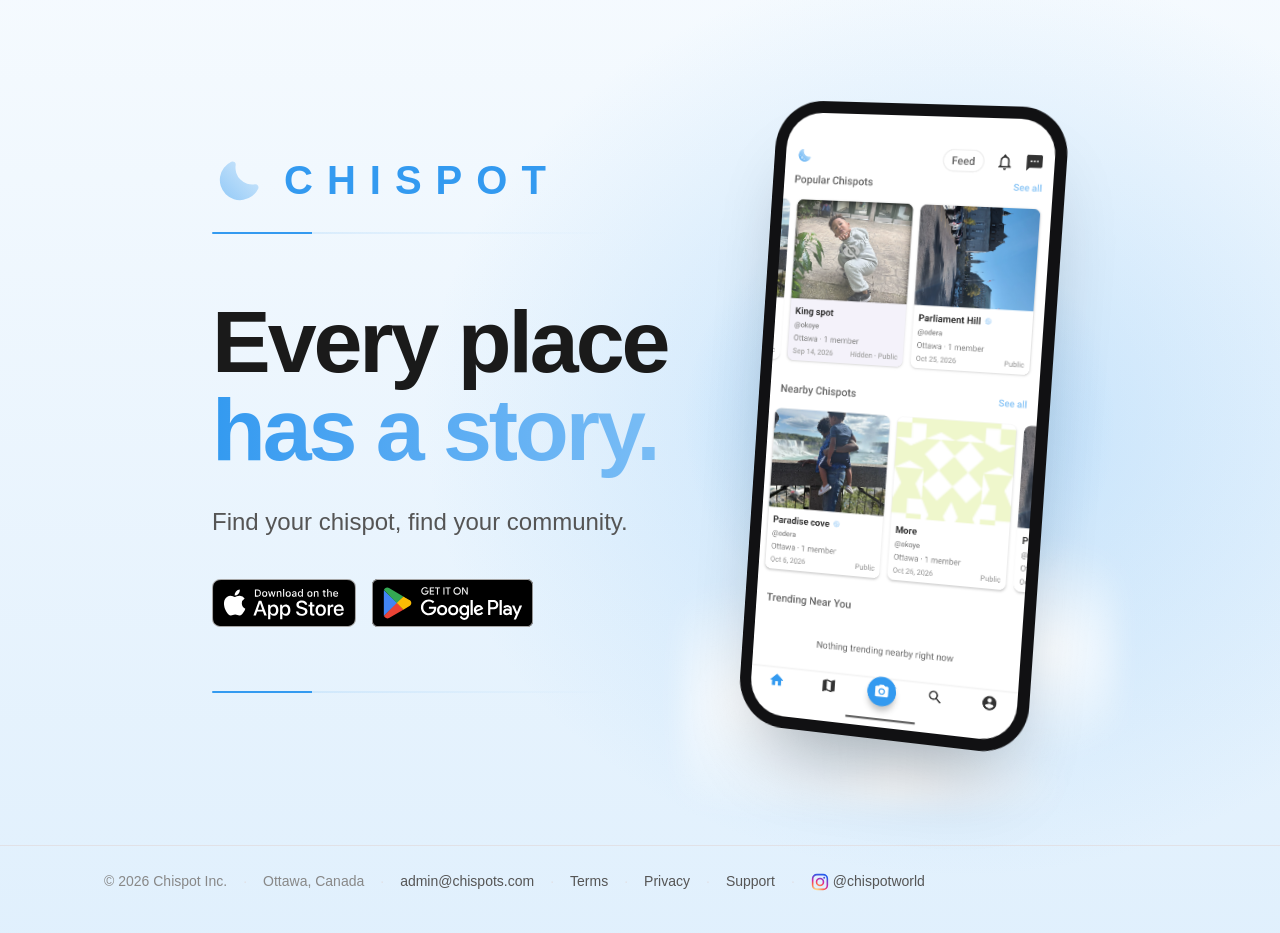
<file: index.html>
<!doctype html>
<html lang="en">
  <head>
    <meta charset="utf-8" />
    <meta name="viewport" content="width=device-width, initial-scale=1" />
    <title>Chispot — Every place has a story</title>
    <meta
      name="description"
      content="Find your chispot, find your community. Start a chispot, bring your people, and share photos, videos and stories. Now on iOS and Android."
    />
    <meta name="theme-color" content="#339AF0" />
    <link rel="icon" href="favicon.svg" type="image/svg+xml" />

    <!-- Open Graph / social preview -->
    <meta property="og:type" content="website" />
    <meta property="og:site_name" content="Chispot" />
    <meta property="og:title" content="Chispot — Every place has a story" />
    <meta
      property="og:description"
      content="Find your chispot, find your community. Start a chispot, bring your people, and share photos, videos and stories. Now on iOS and Android."
    />
    <meta property="og:url" content="https://chispots.com/" />
    <meta name="twitter:card" content="summary" />

    <link rel="stylesheet" href="styles.css" />
  </head>
  <body class="home">
    <main>
      <section class="hero">
        <div class="wrap wrap--wide hero-grid">
          <div class="hero-text">
            <div class="hero-brand">
              <!-- The bare mark as a moon in the sky, homepage only — the
                   document pages keep the badge. Lit as the app lights it
                   (chispot_mobile Logo.tsx): a bottom-left to top-right fade,
                   without the craters. Its strength sits between the app's
                   `soft` (0.4 → 0.1) and `bold` (1 → 0.1) shades, set for
                   this sky. Path and viewBox from
                   chispot_shared/src/brand.json; this repo cannot import
                   either source, so a change to them updates this file too. -->
              <svg
                class="sky-moon"
                viewBox="0 0 100 100"
                aria-hidden="true"
                focusable="false"
              >
                <defs>
                  <linearGradient id="sky-moon-light" x1="0" y1="1" x2="1" y2="0">
                    <stop offset="0" stop-opacity="0.5" />
                    <stop offset="1" stop-opacity="0.15" />
                  </linearGradient>
                </defs>
                <path
                  fill="url(#sky-moon-light)"
                  d="M 34.5 17.51 A 36 36 0 1 0 82.49 65.5 A 5.5 5.5 0 0 0 76.66 57.7 A 30 30 0 0 1 42.3 23.34 A 5.5 5.5 0 0 0 34.5 17.51 Z"
                />
              </svg>

              <a class="wordmark" href="/" aria-label="Chispot home">Chispot</a>
            </div>

            <div class="hero-copy">
              <h1>Every place <span class="accent">has a story.</span></h1>

              <p class="lede">
                Find your chispot, find your community.
              </p>

              <!-- Official, unmodified badge art (Apple and Google both require
                   it). URLs mirror chispot_backend's appIdentity.ts and
                   linkPage.ts, so the site and a shared link always name the
                   same listings. -->
              <div class="stores">
                <a class="store-badge" href="https://apps.apple.com/app/id6812138006">
                  <img
                    src="badges/app-store.svg"
                    alt="Download on the App Store"
                    height="48"
                  />
                </a>
                <a
                  class="store-badge"
                  href="https://play.google.com/store/apps/details?id=com.chispot.mobile"
                >
                  <img
                    src="badges/google-play.svg"
                    alt="Get it on Google Play"
                    height="48"
                  />
                </a>
              </div>
            </div>
          </div>

          <div class="hero-art" aria-hidden="true">
            <div class="device">
              <img
                src="screens/home.png"
                alt=""
                width="1080"
                height="2400"
              />
            </div>
          </div>
        </div>
      </section>
    </main>

    <footer class="site-footer">
      <div class="wrap wrap--wide">
        <div class="row">
          <span>© 2026 Chispot Inc.</span>
          <span class="sep">·</span>
          <span>Ottawa, Canada</span>
          <span class="sep">·</span>
          <a href="mailto:admin@chispots.com">admin@chispots.com</a>
          <span class="sep">·</span><a href="terms.html">Terms</a>
          <span class="sep">·</span><a href="privacy.html">Privacy</a>
          <span class="sep">·</span><a href="support.html">Support</a>
          <span class="sep">·</span>
          <!-- Instagram's glyph in its own gradient, the same drawing as
               marketing/giveaway/generate-giveaway-poster.mjs, so the site
               and the poster show one logo. -->
          <a
            class="instagram"
            href="https://www.instagram.com/chispotworld/"
            aria-label="Instagram: @chispotworld"
          >
            <svg viewBox="0 0 24 24" aria-hidden="true" focusable="false">
              <defs>
                <radialGradient
                  id="instagram"
                  gradientUnits="userSpaceOnUse"
                  cx="6.5"
                  cy="25.5"
                  r="27"
                >
                  <stop offset="0" stop-color="#FDF497" />
                  <stop offset="0.05" stop-color="#FDF497" />
                  <stop offset="0.45" stop-color="#FD5949" />
                  <stop offset="0.6" stop-color="#D6249F" />
                  <stop offset="0.9" stop-color="#285AEB" />
                </radialGradient>
              </defs>
              <g stroke="url(#instagram)" fill="none" stroke-width="2.1">
                <rect x="2.2" y="2.2" width="19.6" height="19.6" rx="5.6" />
                <circle cx="12" cy="12" r="4.6" />
              </g>
              <circle cx="17.6" cy="6.4" r="1.35" fill="url(#instagram)" />
            </svg>
            <span>@chispotworld</span>
          </a>
        </div>
      </div>
    </footer>
  </body>
</html>
</file>
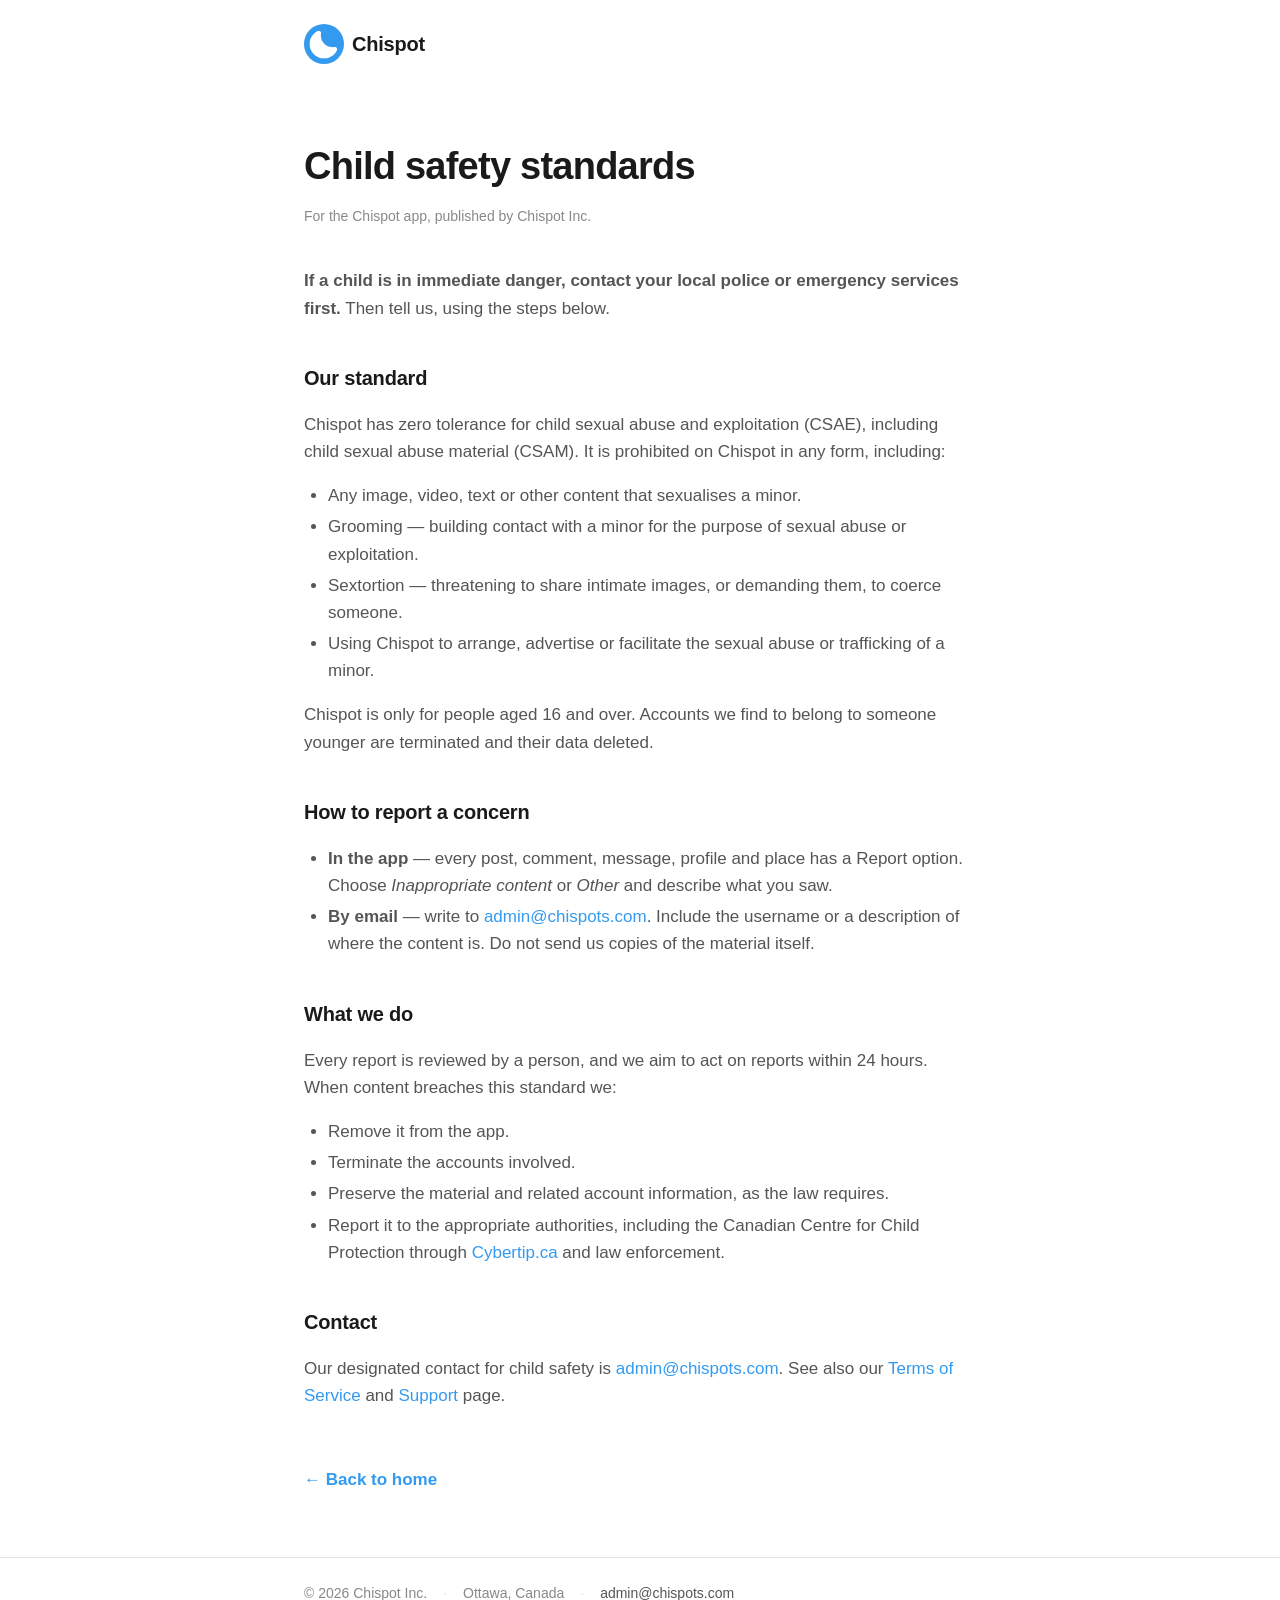
<file: child-safety.html>
<!DOCTYPE html>
<html lang="en">
  <head>
    <meta charset="utf-8" />
    <meta name="viewport" content="width=device-width, initial-scale=1" />
    <title>Child safety standards — Chispot</title>
    <meta
      name="description"
      content="Chispot's standards against child sexual abuse and exploitation, and how to report a concern."
    />
    <meta name="theme-color" content="#339AF0" />
    <link rel="icon" href="favicon.svg" type="image/svg+xml" />
    <link rel="stylesheet" href="styles.css" />
  </head>
  <body>
    <header class="site-header">
      <div class="wrap">
        <a class="brand" href="/" aria-label="Chispot home">
          <span class="brand-badge">
            <img src="logo.png" alt="" />
          </span>
          Chispot
        </a>
      </div>
    </header>

    <main class="doc">
      <div class="wrap">
        <h1>Child safety standards</h1>
        <p class="updated">
          For the Chispot app, published by Chispot Inc.
        </p>

        <p>
          <strong>If a child is in immediate danger, contact your local police
          or emergency services first.</strong> Then tell us, using the steps
          below.
        </p>

        <h2>Our standard</h2>
        <p>
          Chispot has zero tolerance for child sexual abuse and exploitation
          (CSAE), including child sexual abuse material (CSAM). It is prohibited
          on Chispot in any form, including:
        </p>
        <ul>
          <li>
            Any image, video, text or other content that sexualises a minor.
          </li>
          <li>
            Grooming — building contact with a minor for the purpose of sexual
            abuse or exploitation.
          </li>
          <li>
            Sextortion — threatening to share intimate images, or demanding them,
            to coerce someone.
          </li>
          <li>
            Using Chispot to arrange, advertise or facilitate the sexual abuse or
            trafficking of a minor.
          </li>
        </ul>
        <p>
          Chispot is only for people aged 16 and over. Accounts we find to
          belong to someone younger are terminated and their data deleted.
        </p>

        <h2>How to report a concern</h2>
        <ul>
          <li>
            <strong>In the app</strong> — every post, comment, message, profile
            and place has a Report option. Choose
            <em>Inappropriate content</em> or <em>Other</em> and describe what
            you saw.
          </li>
          <li>
            <strong>By email</strong> — write to
            <a href="mailto:admin@chispots.com">admin@chispots.com</a>. Include
            the username or a description of where the content is. Do not send
            us copies of the material itself.
          </li>
        </ul>

        <h2>What we do</h2>
        <p>
          Every report is reviewed by a person, and we aim to act on reports
          within 24 hours. When content breaches this standard we:
        </p>
        <ul>
          <li>Remove it from the app.</li>
          <li>Terminate the accounts involved.</li>
          <li>
            Preserve the material and related account information, as the law
            requires.
          </li>
          <li>
            Report it to the appropriate authorities, including the Canadian
            Centre for Child Protection through
            <a href="https://www.cybertip.ca">Cybertip.ca</a> and law
            enforcement.
          </li>
        </ul>

        <h2>Contact</h2>
        <p>
          Our designated contact for child safety is
          <a href="mailto:admin@chispots.com">admin@chispots.com</a>. See also
          our <a href="terms.html">Terms of Service</a> and
          <a href="support.html">Support</a> page.
        </p>

        <a class="back" href="/">← Back to home</a>
      </div>
    </main>

    <footer class="site-footer">
      <div class="wrap">
        <div class="row">
          <span>© 2026 Chispot Inc.</span>
          <span class="sep">·</span>
          <span>Ottawa, Canada</span>
          <span class="sep">·</span>
          <a href="mailto:admin@chispots.com">admin@chispots.com</a>
        </div>
      </div>
    </footer>
  </body>
</html>
</file>
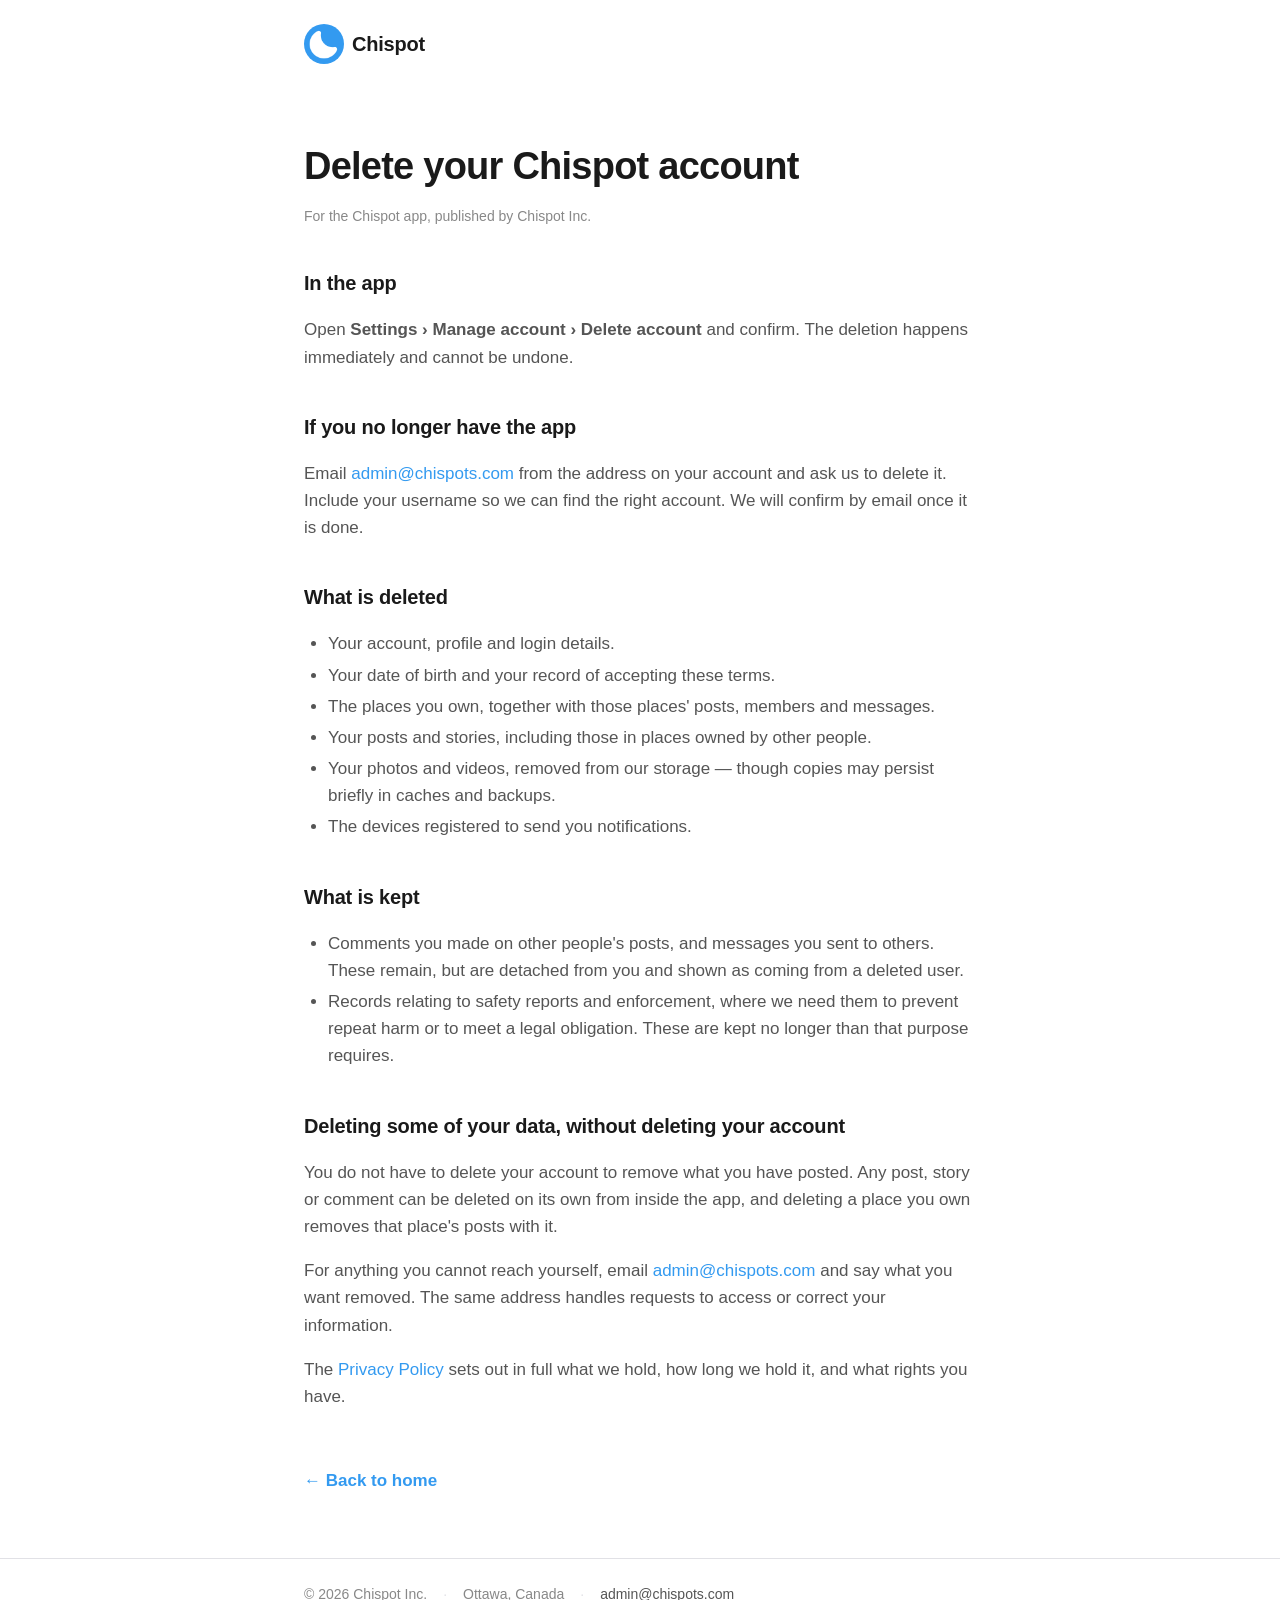
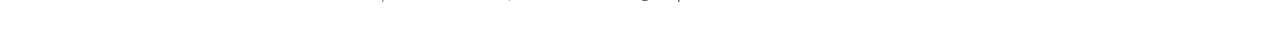
<file: delete-account.html>
<!DOCTYPE html>
<html lang="en">
  <head>
    <meta charset="utf-8" />
    <meta name="viewport" content="width=device-width, initial-scale=1" />
    <title>Delete your Chispot account — Chispot</title>
    <meta
      name="description"
      content="How to delete your Chispot account and what happens to your data."
    />
    <meta name="theme-color" content="#339AF0" />
    <link rel="icon" href="favicon.svg" type="image/svg+xml" />
    <link rel="stylesheet" href="styles.css" />
  </head>
  <body>
    <header class="site-header">
      <div class="wrap">
        <a class="brand" href="/" aria-label="Chispot home">
          <span class="brand-badge">
            <img src="logo.png" alt="" />
          </span>
          Chispot
        </a>
      </div>
    </header>

    <main class="doc">
      <div class="wrap">
        <h1>Delete your Chispot account</h1>
        <p class="updated">
          For the Chispot app, published by Chispot Inc.
        </p>

        <h2>In the app</h2>
        <p>
          Open <strong>Settings › Manage account › Delete account</strong> and
          confirm. The deletion happens immediately and cannot be undone.
        </p>

        <h2>If you no longer have the app</h2>
        <p>
          Email
          <a href="mailto:admin@chispots.com">admin@chispots.com</a> from the
          address on your account and ask us to delete it. Include your username
          so we can find the right account. We will confirm by email once it is
          done.
        </p>

        <h2>What is deleted</h2>
        <ul>
          <li>Your account, profile and login details.</li>
          <li>Your date of birth and your record of accepting these terms.</li>
          <li>
            The places you own, together with those places' posts, members and
            messages.
          </li>
          <li>
            Your posts and stories, including those in places owned by other
            people.
          </li>
          <li>
            Your photos and videos, removed from our storage — though copies may
            persist briefly in caches and backups.
          </li>
          <li>The devices registered to send you notifications.</li>
        </ul>

        <h2>What is kept</h2>
        <ul>
          <li>
            Comments you made on other people's posts, and messages you sent to
            others. These remain, but are detached from you and shown as coming
            from a deleted user.
          </li>
          <li>
            Records relating to safety reports and enforcement, where we need
            them to prevent repeat harm or to meet a legal obligation. These are
            kept no longer than that purpose requires.
          </li>
        </ul>

        <h2>Deleting some of your data, without deleting your account</h2>
        <p>
          You do not have to delete your account to remove what you have posted.
          Any post, story or comment can be deleted on its own from inside the
          app, and deleting a place you own removes that place's posts with it.
        </p>
        <p>
          For anything you cannot reach yourself, email
          <a href="mailto:admin@chispots.com">admin@chispots.com</a> and say what
          you want removed. The same address handles requests to access or
          correct your information.
        </p>

        <p>
          The <a href="privacy.html">Privacy Policy</a> sets out in full what we
          hold, how long we hold it, and what rights you have.
        </p>

        <a class="back" href="/">← Back to home</a>
      </div>
    </main>

    <footer class="site-footer">
      <div class="wrap">
        <div class="row">
          <span>© 2026 Chispot Inc.</span>
          <span class="sep">·</span>
          <span>Ottawa, Canada</span>
          <span class="sep">·</span>
          <a href="mailto:admin@chispots.com">admin@chispots.com</a>
        </div>
      </div>
    </footer>
  </body>
</html>
</file>
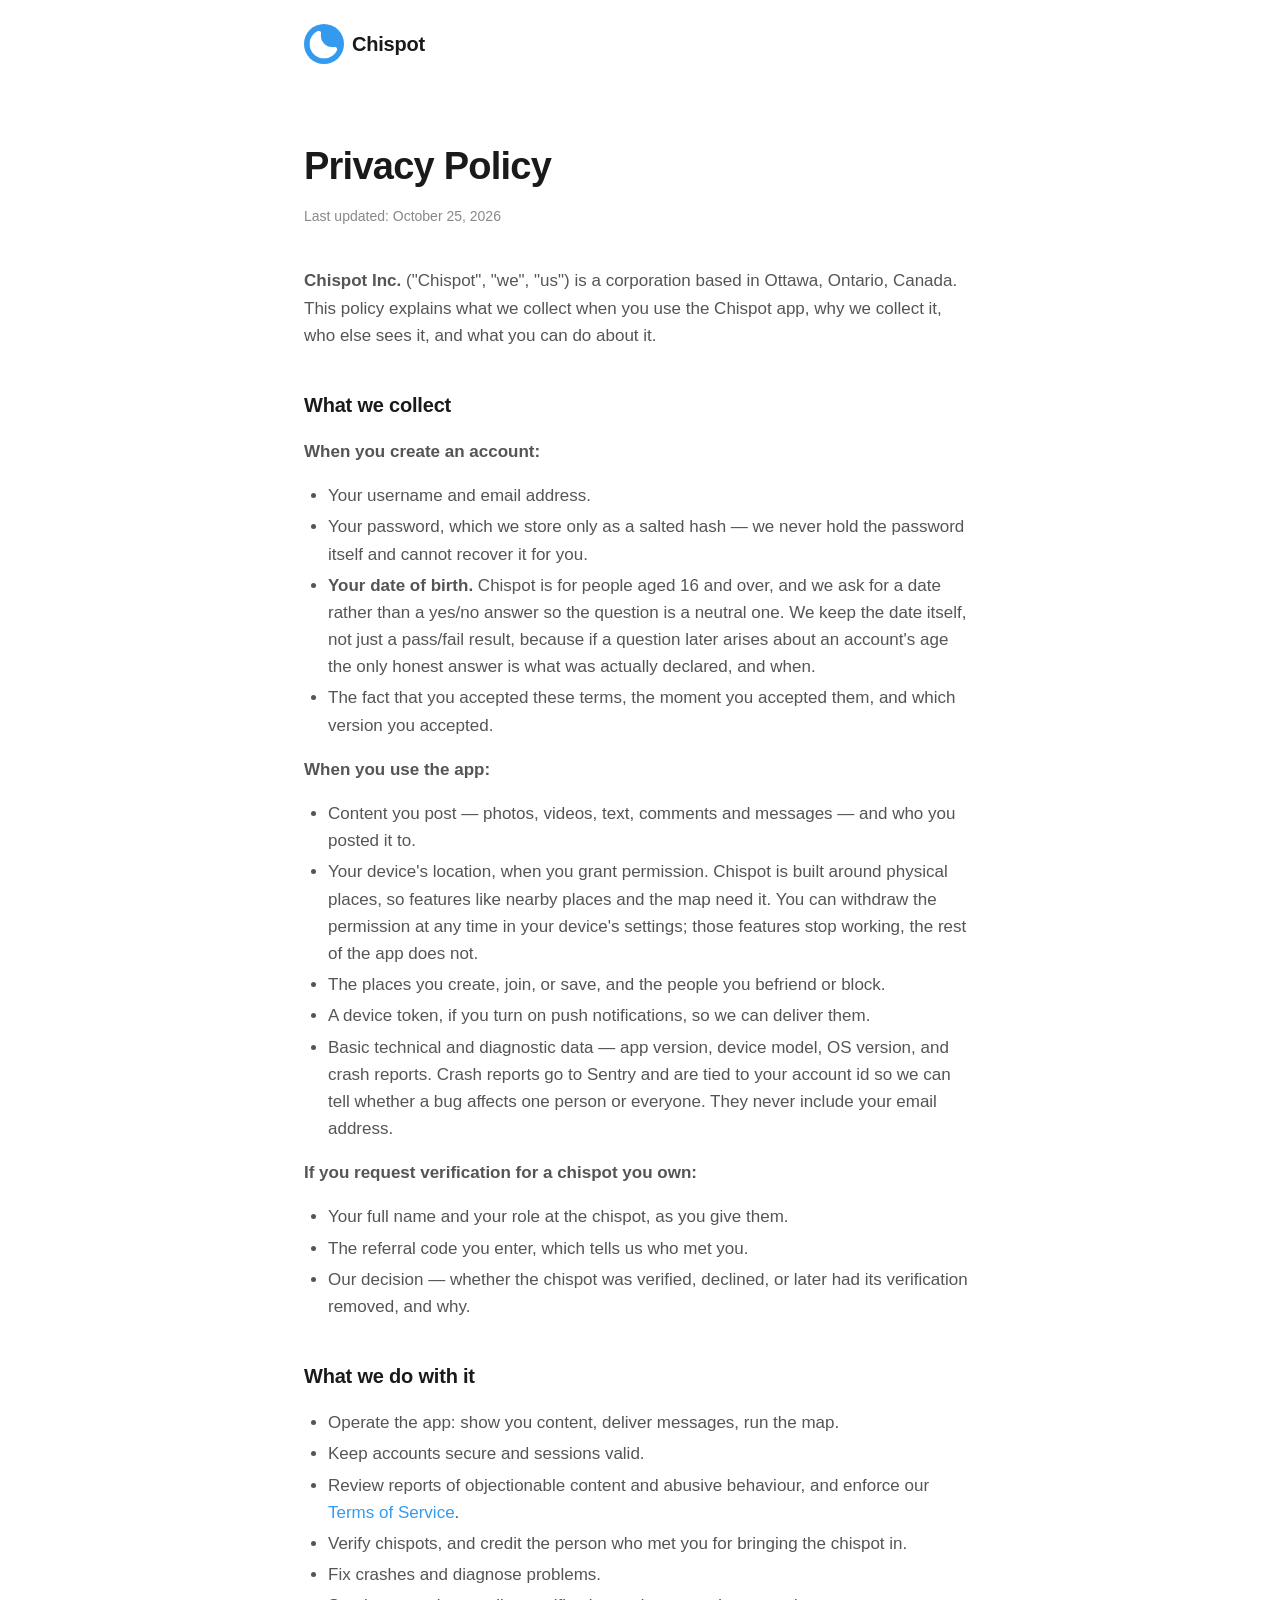
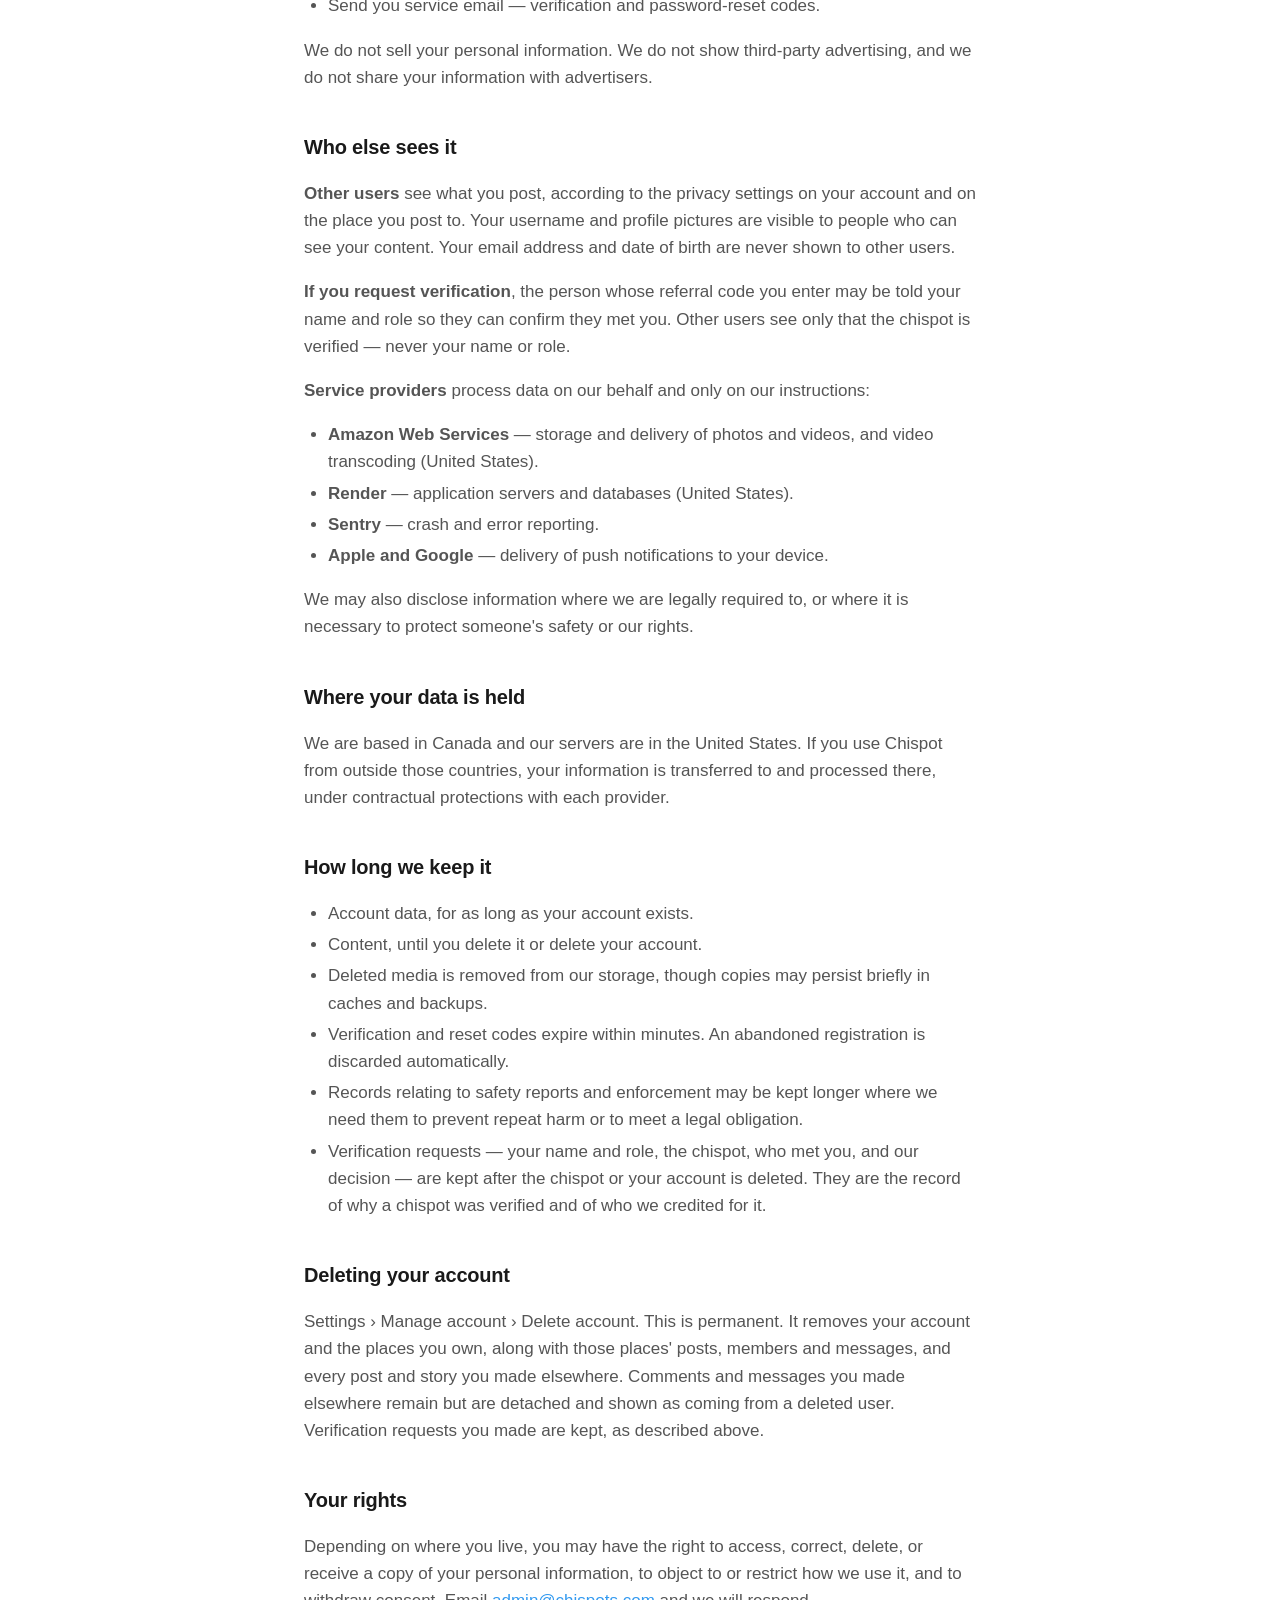
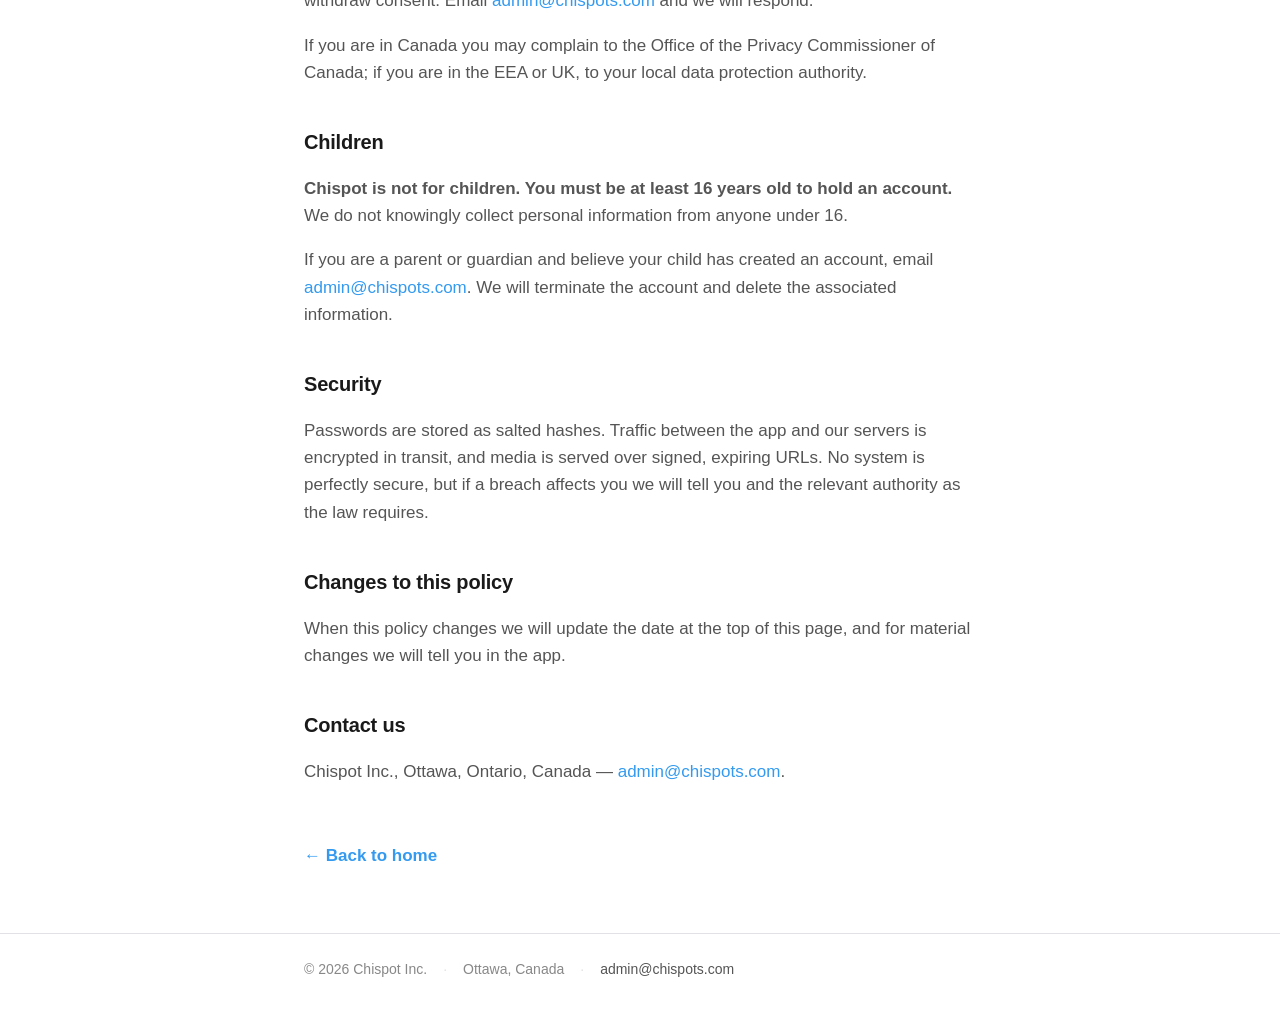
<file: privacy.html>
<!DOCTYPE html>
<html lang="en">
  <head>
    <meta charset="utf-8" />
    <meta name="viewport" content="width=device-width, initial-scale=1" />
    <title>Privacy Policy — Chispot</title>
    <meta
      name="description"
      content="How Chispot Inc. collects, uses, and protects your information."
    />
    <meta name="theme-color" content="#339AF0" />
    <link rel="icon" href="favicon.svg" type="image/svg+xml" />
    <link rel="stylesheet" href="styles.css" />
  </head>
  <body>
    <header class="site-header">
      <div class="wrap">
        <a class="brand" href="/" aria-label="Chispot home">
          <span class="brand-badge">
            <img src="logo.png" alt="" />
          </span>
          Chispot
        </a>
      </div>
    </header>

    <main class="doc">
      <div class="wrap">
        <h1>Privacy Policy</h1>
        <!-- This document's own revision date, deliberately independent of
             terms.html's. It matches today only because both were written at
             once. Do NOT tie it to LegalConstants.CURRENT_TERMS_VERSION: that
             constant drives Terms re-acceptance, so coupling them would make a
             privacy clarification re-prompt every user to accept unchanged
             Terms. Bump this alone when this page changes. -->
        <p class="updated">Last updated: October 25, 2026</p>

        <p>
          <strong>Chispot Inc.</strong> ("Chispot", "we", "us") is a corporation
          based in Ottawa, Ontario, Canada. This policy explains what we collect
          when you use the Chispot app, why we collect it, who else sees it, and
          what you can do about it.
        </p>

        <h2>What we collect</h2>
        <p><strong>When you create an account:</strong></p>
        <ul>
          <li>Your username and email address.</li>
          <li>
            Your password, which we store only as a salted hash — we never hold
            the password itself and cannot recover it for you.
          </li>
          <li>
            <strong>Your date of birth.</strong> Chispot is for people aged 16
            and over, and we ask for a date rather than a yes/no answer so the
            question is a neutral one. We keep the date itself, not just a
            pass/fail result, because if a question later arises about an
            account's age the only honest answer is what was actually declared,
            and when.
          </li>
          <li>
            The fact that you accepted these terms, the moment you accepted
            them, and which version you accepted.
          </li>
        </ul>

        <p><strong>When you use the app:</strong></p>
        <ul>
          <li>
            Content you post — photos, videos, text, comments and messages —
            and who you posted it to.
          </li>
          <li>
            Your device's location, when you grant permission. Chispot is built
            around physical places, so features like nearby places and the map
            need it. You can withdraw the permission at any time in your
            device's settings; those features stop working, the rest of the app
            does not.
          </li>
          <li>
            The places you create, join, or save, and the people you befriend or
            block.
          </li>
          <li>
            A device token, if you turn on push notifications, so we can deliver
            them.
          </li>
          <li>
            Basic technical and diagnostic data — app version, device model, OS
            version, and crash reports. Crash reports go to Sentry and are tied
            to your account id so we can tell whether a bug affects one person
            or everyone. They never include your email address.
          </li>
        </ul>

        <p><strong>If you request verification for a chispot you own:</strong></p>
        <ul>
          <li>
            Your full name and your role at the chispot, as you give them.
          </li>
          <li>
            The referral code you enter, which tells us who met you.
          </li>
          <li>
            Our decision — whether the chispot was verified, declined, or later
            had its verification removed, and why.
          </li>
        </ul>

        <h2>What we do with it</h2>
        <ul>
          <li>Operate the app: show you content, deliver messages, run the map.</li>
          <li>Keep accounts secure and sessions valid.</li>
          <li>
            Review reports of objectionable content and abusive behaviour, and
            enforce our <a href="terms.html">Terms of Service</a>.
          </li>
          <li>
            Verify chispots, and credit the person who met you for bringing the
            chispot in.
          </li>
          <li>Fix crashes and diagnose problems.</li>
          <li>Send you service email — verification and password-reset codes.</li>
        </ul>
        <p>
          We do not sell your personal information. We do not show third-party
          advertising, and we do not share your information with advertisers.
        </p>

        <h2>Who else sees it</h2>
        <p>
          <strong>Other users</strong> see what you post, according to the
          privacy settings on your account and on the place you post to. Your
          username and profile pictures are visible to people who can see your
          content. Your email address and date of birth are never shown to other
          users.
        </p>
        <p>
          <strong>If you request verification</strong>, the person whose
          referral code you enter may be told your name and role so they can
          confirm they met you. Other users see only that the chispot is
          verified — never your name or role.
        </p>
        <p>
          <strong>Service providers</strong> process data on our behalf and only
          on our instructions:
        </p>
        <ul>
          <li>
            <strong>Amazon Web Services</strong> — storage and delivery of
            photos and videos, and video transcoding (United States).
          </li>
          <li>
            <strong>Render</strong> — application servers and databases (United
            States).
          </li>
          <li>
            <strong>Sentry</strong> — crash and error reporting.
          </li>
          <li>
            <strong>Apple and Google</strong> — delivery of push notifications
            to your device.
          </li>
        </ul>
        <p>
          We may also disclose information where we are legally required to, or
          where it is necessary to protect someone's safety or our rights.
        </p>

        <h2>Where your data is held</h2>
        <p>
          We are based in Canada and our servers are in the United States. If
          you use Chispot from outside those countries, your information is
          transferred to and processed there, under contractual protections with
          each provider.
        </p>

        <h2>How long we keep it</h2>
        <ul>
          <li>
            Account data, for as long as your account exists.
          </li>
          <li>
            Content, until you delete it or delete your account.
          </li>
          <li>
            Deleted media is removed from our storage, though copies may persist
            briefly in caches and backups.
          </li>
          <li>
            Verification and reset codes expire within minutes. An abandoned
            registration is discarded automatically.
          </li>
          <li>
            Records relating to safety reports and enforcement may be kept
            longer where we need them to prevent repeat harm or to meet a legal
            obligation.
          </li>
          <li>
            Verification requests — your name and role, the chispot, who met
            you, and our decision — are kept after the chispot or your account
            is deleted. They are the record of why a chispot was verified and of
            who we credited for it.
          </li>
        </ul>

        <h2>Deleting your account</h2>
        <p>
          Settings › Manage account › Delete account. This is permanent. It
          removes your account and the places you own, along with those places'
          posts, members and messages, and every post and story you made
          elsewhere. Comments and messages you made elsewhere remain but are
          detached and shown as coming from a deleted user. Verification
          requests you made are kept, as described above.
        </p>

        <h2>Your rights</h2>
        <p>
          Depending on where you live, you may have the right to access, correct,
          delete, or receive a copy of your personal information, to object to or
          restrict how we use it, and to withdraw consent. Email
          <a href="mailto:admin@chispots.com">admin@chispots.com</a> and we will
          respond.
        </p>
        <p>
          If you are in Canada you may complain to the Office of the Privacy
          Commissioner of Canada; if you are in the EEA or UK, to your local data
          protection authority.
        </p>

        <h2>Children</h2>
        <p>
          <strong>
            Chispot is not for children. You must be at least 16 years old to
            hold an account.
          </strong>
          We do not knowingly collect personal information from anyone under 16.
        </p>
        <p>
          If you are a parent or guardian and believe your child has created an
          account, email
          <a href="mailto:admin@chispots.com">admin@chispots.com</a>. We will
          terminate the account and delete the associated information.
        </p>

        <h2>Security</h2>
        <p>
          Passwords are stored as salted hashes. Traffic between the app and our
          servers is encrypted in transit, and media is served over signed,
          expiring URLs. No system is perfectly secure, but if a breach affects
          you we will tell you and the relevant authority as the law requires.
        </p>

        <h2>Changes to this policy</h2>
        <p>
          When this policy changes we will update the date at the top of this
          page, and for material changes we will tell you in the app.
        </p>

        <h2>Contact us</h2>
        <p>
          Chispot Inc., Ottawa, Ontario, Canada —
          <a href="mailto:admin@chispots.com">admin@chispots.com</a>.
        </p>

        <a class="back" href="/">← Back to home</a>
      </div>
    </main>

    <footer class="site-footer">
      <div class="wrap">
        <div class="row">
          <span>© 2026 Chispot Inc.</span>
          <span class="sep">·</span>
          <span>Ottawa, Canada</span>
          <span class="sep">·</span>
          <a href="mailto:admin@chispots.com">admin@chispots.com</a>
        </div>
      </div>
    </footer>
  </body>
</html>
</file>
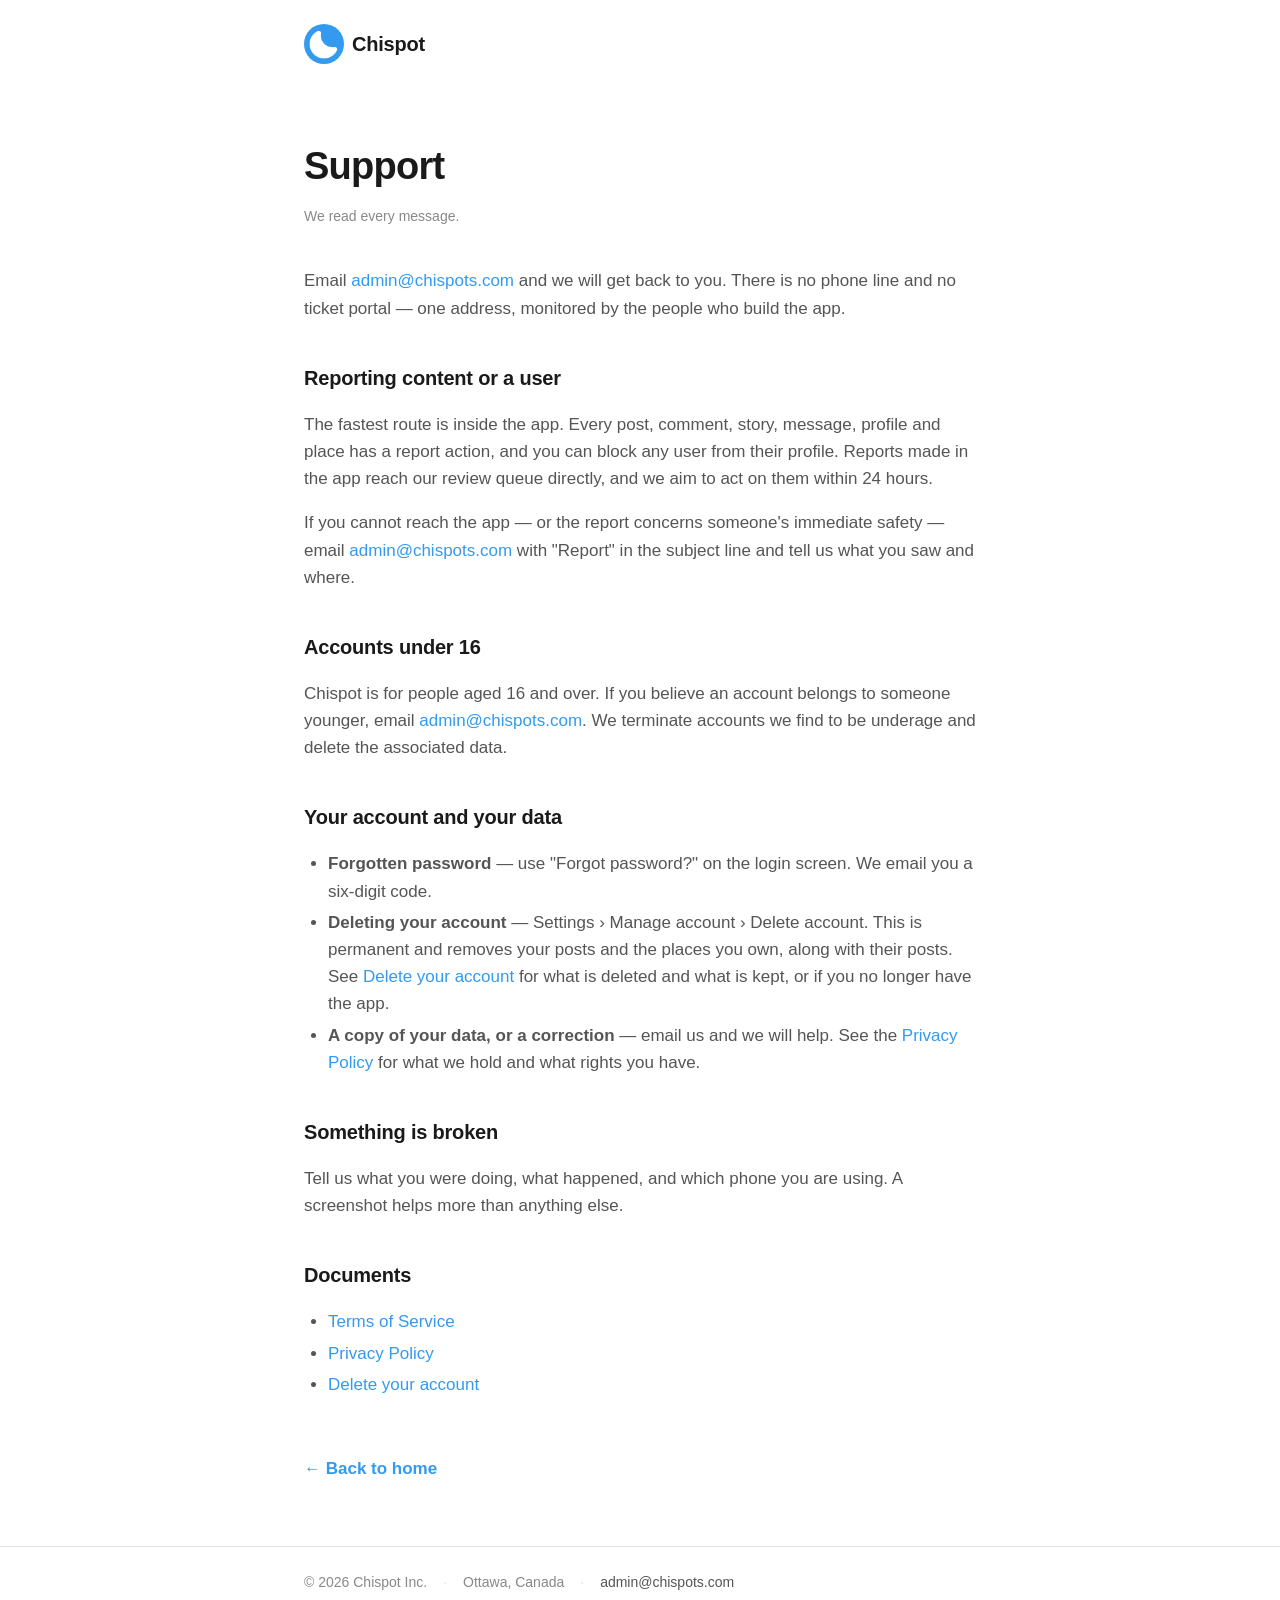
<file: support.html>
<!DOCTYPE html>
<html lang="en">
  <head>
    <meta charset="utf-8" />
    <meta name="viewport" content="width=device-width, initial-scale=1" />
    <title>Support — Chispot</title>
    <meta
      name="description"
      content="Get help with Chispot, report content, or contact Chispot Inc."
    />
    <meta name="theme-color" content="#339AF0" />
    <link rel="icon" href="favicon.svg" type="image/svg+xml" />
    <link rel="stylesheet" href="styles.css" />
  </head>
  <body>
    <header class="site-header">
      <div class="wrap">
        <a class="brand" href="/" aria-label="Chispot home">
          <span class="brand-badge">
            <img src="logo.png" alt="" />
          </span>
          Chispot
        </a>
      </div>
    </header>

    <main class="doc">
      <div class="wrap">
        <h1>Support</h1>
        <p class="updated">We read every message.</p>

        <p>
          Email
          <a href="mailto:admin@chispots.com">admin@chispots.com</a> and we will
          get back to you. There is no phone line and no ticket portal — one
          address, monitored by the people who build the app.
        </p>

        <h2>Reporting content or a user</h2>
        <p>
          The fastest route is inside the app. Every post, comment, story,
          message, profile and place has a report action, and you can block any
          user from their profile. Reports made in the app reach our review
          queue directly, and we aim to act on them within 24 hours.
        </p>
        <p>
          If you cannot reach the app — or the report concerns someone's
          immediate safety — email
          <a href="mailto:admin@chispots.com">admin@chispots.com</a> with
          "Report" in the subject line and tell us what you saw and where.
        </p>

        <h2>Accounts under 16</h2>
        <p>
          Chispot is for people aged 16 and over. If you believe an account
          belongs to someone younger, email
          <a href="mailto:admin@chispots.com">admin@chispots.com</a>. We
          terminate accounts we find to be underage and delete the associated
          data.
        </p>

        <h2>Your account and your data</h2>
        <ul>
          <li>
            <strong>Forgotten password</strong> — use "Forgot password?" on the
            login screen. We email you a six-digit code.
          </li>
          <li>
            <strong>Deleting your account</strong> — Settings › Manage account ›
            Delete account. This is permanent and removes your posts and the
            places you own, along with their posts. See
            <a href="delete-account.html">Delete your account</a> for what is
            deleted and what is kept, or if you no longer have the app.
          </li>
          <li>
            <strong>A copy of your data, or a correction</strong> — email us and
            we will help. See the
            <a href="privacy.html">Privacy Policy</a> for what we hold and what
            rights you have.
          </li>
        </ul>

        <h2>Something is broken</h2>
        <p>
          Tell us what you were doing, what happened, and which phone you are
          using. A screenshot helps more than anything else.
        </p>

        <h2>Documents</h2>
        <ul>
          <li><a href="terms.html">Terms of Service</a></li>
          <li><a href="privacy.html">Privacy Policy</a></li>
          <li><a href="delete-account.html">Delete your account</a></li>
        </ul>

        <a class="back" href="/">← Back to home</a>
      </div>
    </main>

    <footer class="site-footer">
      <div class="wrap">
        <div class="row">
          <span>© 2026 Chispot Inc.</span>
          <span class="sep">·</span>
          <span>Ottawa, Canada</span>
          <span class="sep">·</span>
          <a href="mailto:admin@chispots.com">admin@chispots.com</a>
        </div>
      </div>
    </footer>
  </body>
</html>
</file>
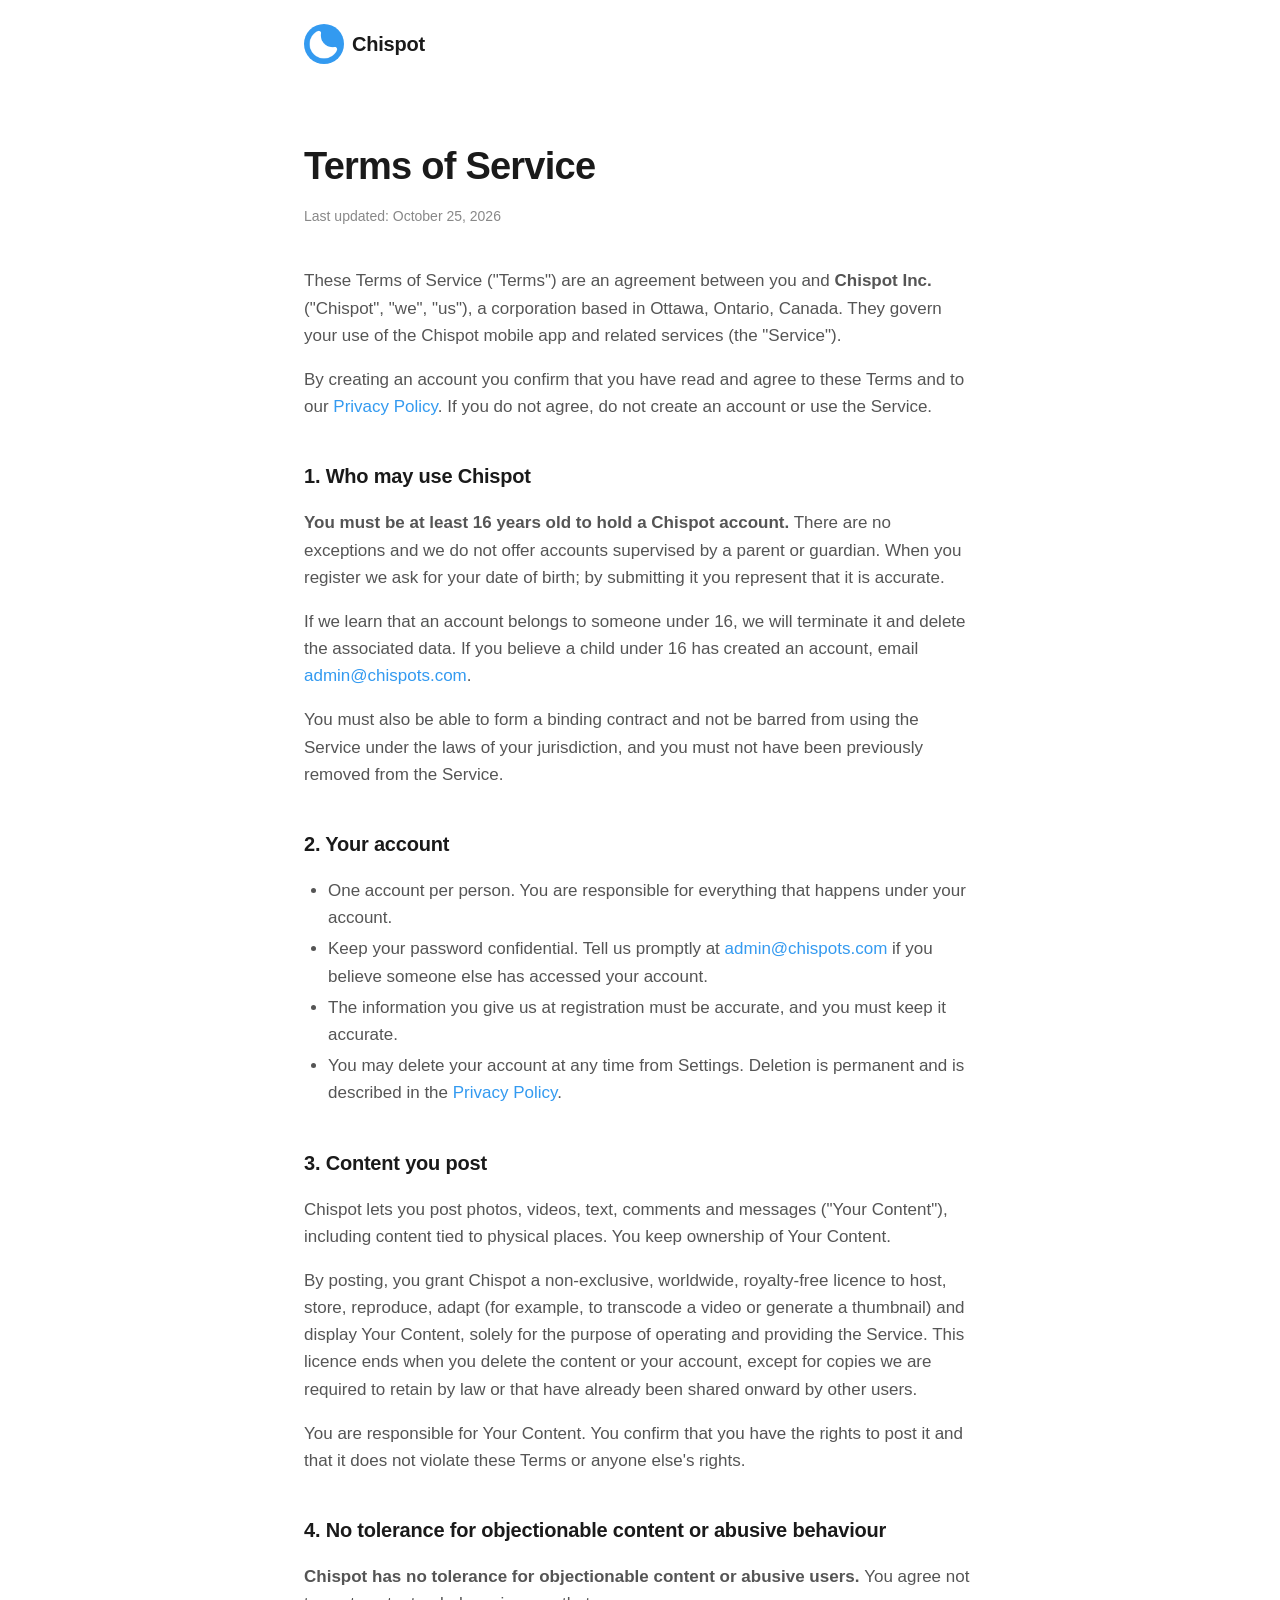
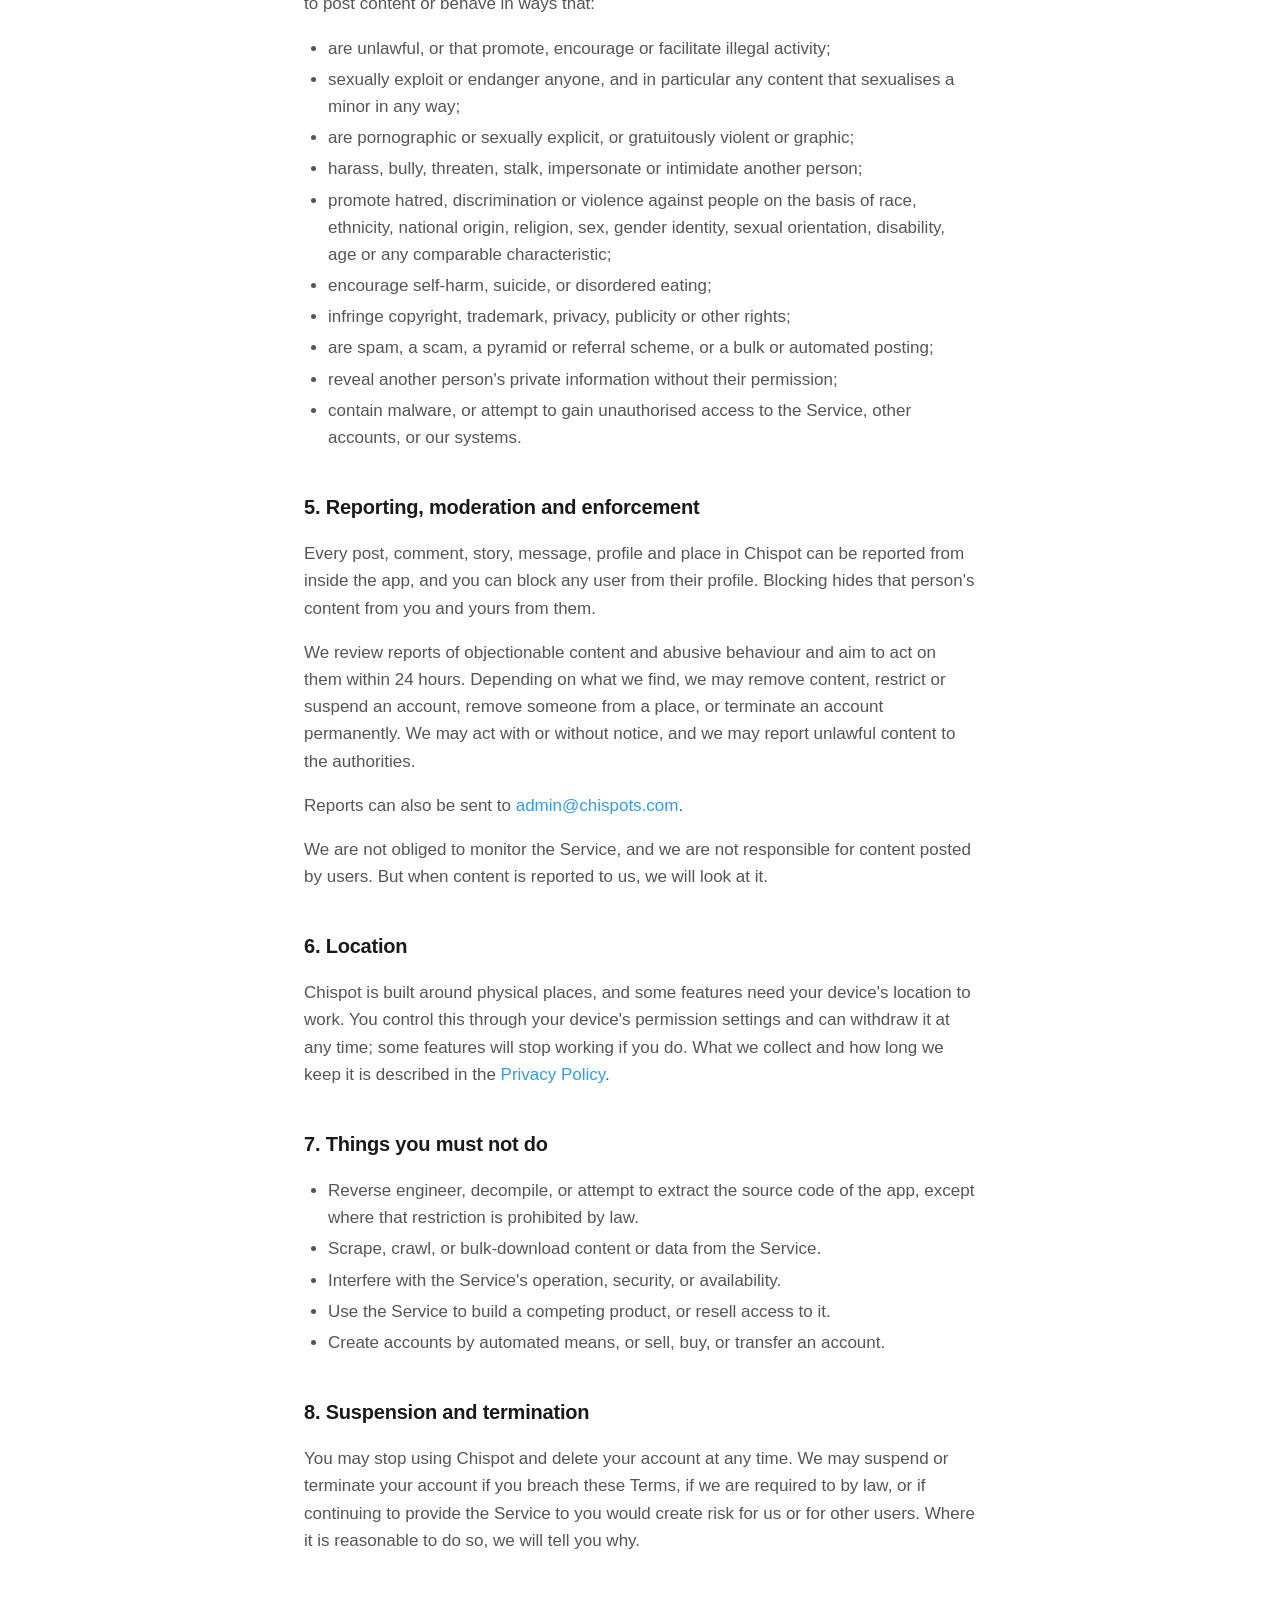
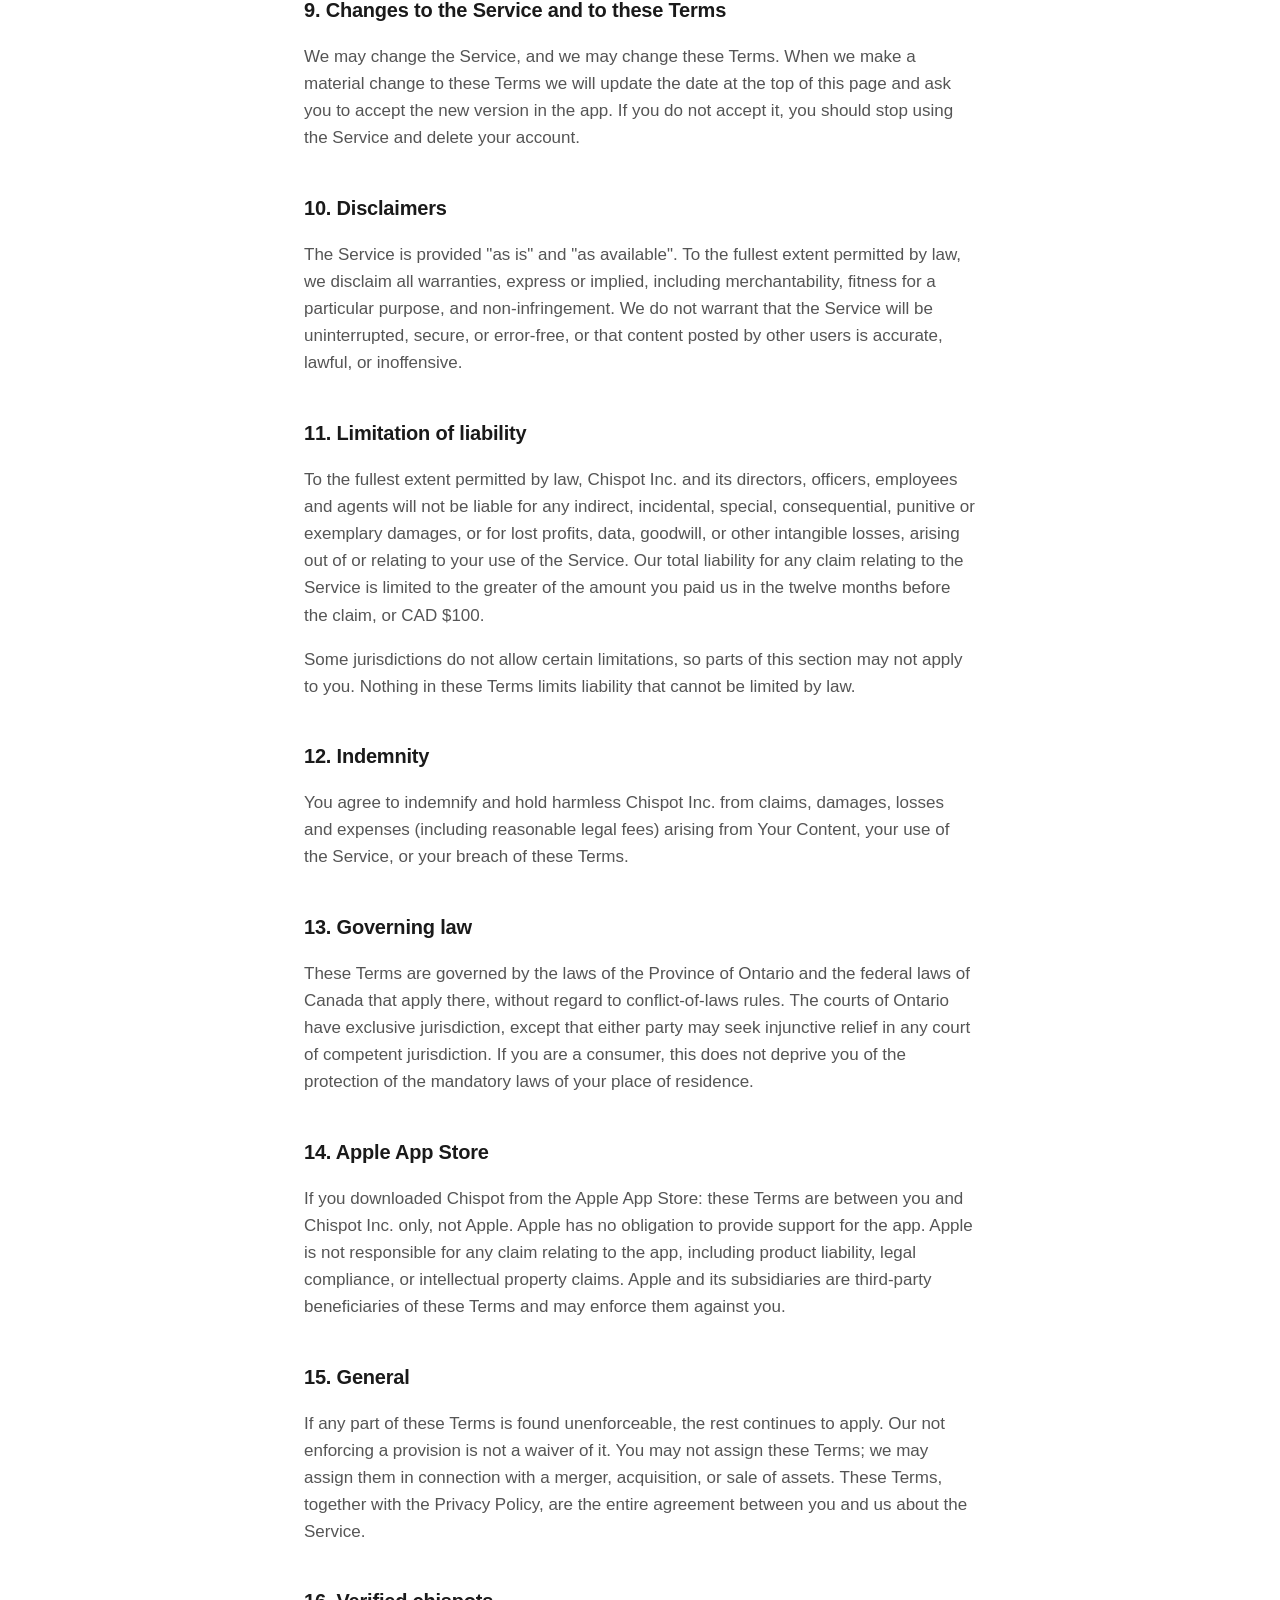
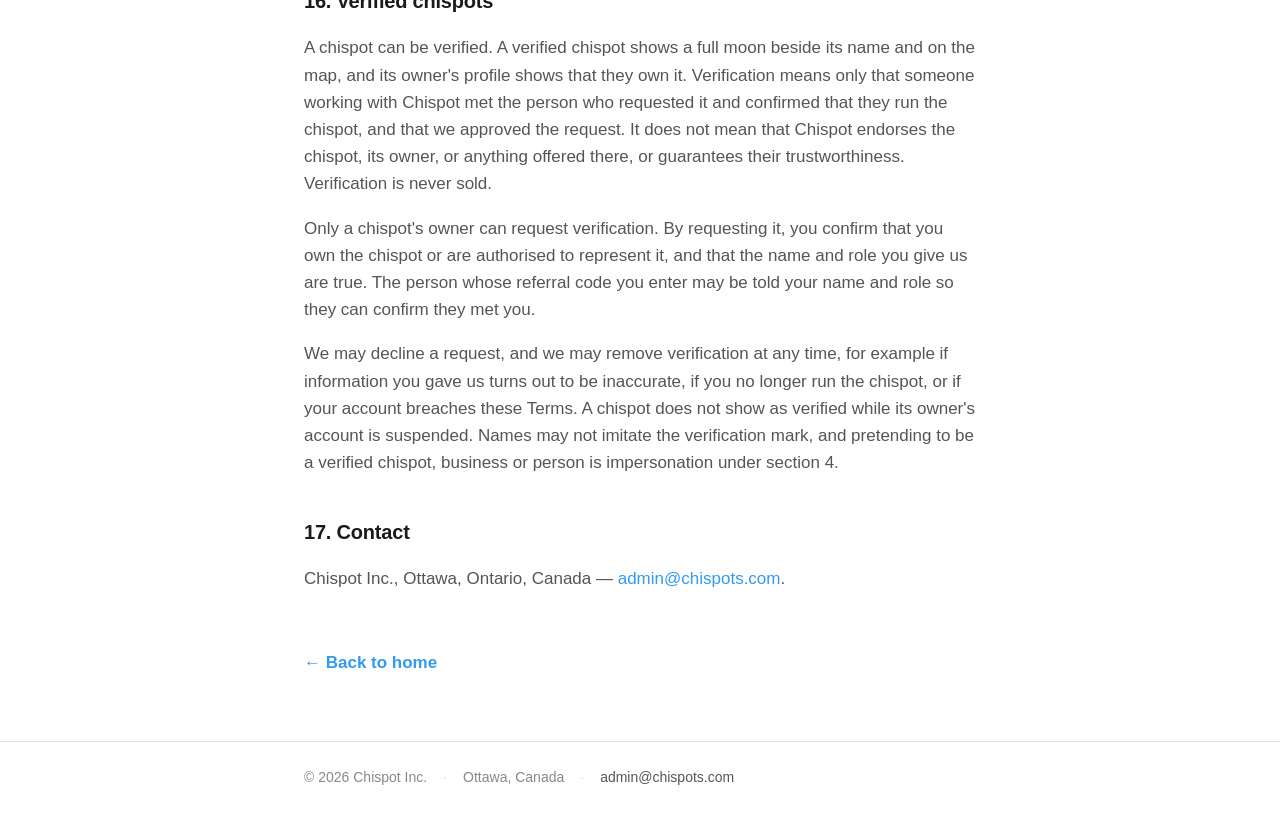
<file: terms.html>
<!DOCTYPE html>
<html lang="en">
  <head>
    <meta charset="utf-8" />
    <meta name="viewport" content="width=device-width, initial-scale=1" />
    <title>Terms of Service — Chispot</title>
    <meta
      name="description"
      content="The agreement between you and Chispot Inc. for use of the Chispot app."
    />
    <meta name="theme-color" content="#339AF0" />
    <link rel="icon" href="favicon.svg" type="image/svg+xml" />
    <link rel="stylesheet" href="styles.css" />
  </head>
  <body>
    <header class="site-header">
      <div class="wrap">
        <a class="brand" href="/" aria-label="Chispot home">
          <span class="brand-badge">
            <img src="logo.png" alt="" />
          </span>
          Chispot
        </a>
      </div>
    </header>

    <main class="doc">
      <div class="wrap">
        <h1>Terms of Service</h1>
        <!-- This date is the document's version. It is stamped onto every
             acceptance as its `version`, so it MUST stay in step with
             LegalConstants.CURRENT_TERMS_VERSION in @chispots/shared — bump both
             together whenever this document changes materially, or users are
             re-prompted for a version that does not exist (or worse, not
             re-prompted for one that does). -->
        <p class="updated">Last updated: October 25, 2026</p>

        <p>
          These Terms of Service ("Terms") are an agreement between you and
          <strong>Chispot Inc.</strong> ("Chispot", "we", "us"), a corporation
          based in Ottawa, Ontario, Canada. They govern your use of the Chispot
          mobile app and related services (the "Service").
        </p>

        <p>
          By creating an account you confirm that you have read and agree to
          these Terms and to our
          <a href="privacy.html">Privacy Policy</a>. If you do not agree, do not
          create an account or use the Service.
        </p>

        <h2>1. Who may use Chispot</h2>
        <p>
          <strong>You must be at least 16 years old to hold a Chispot
          account.</strong> There are no exceptions and we do not offer accounts
          supervised by a parent or guardian. When you register we ask for your
          date of birth; by submitting it you represent that it is accurate.
        </p>
        <p>
          If we learn that an account belongs to someone under 16, we will
          terminate it and delete the associated data. If you believe a child
          under 16 has created an account, email
          <a href="mailto:admin@chispots.com">admin@chispots.com</a>.
        </p>
        <p>
          You must also be able to form a binding contract and not be barred
          from using the Service under the laws of your jurisdiction, and you
          must not have been previously removed from the Service.
        </p>

        <h2>2. Your account</h2>
        <ul>
          <li>
            One account per person. You are responsible for everything that
            happens under your account.
          </li>
          <li>
            Keep your password confidential. Tell us promptly at
            <a href="mailto:admin@chispots.com">admin@chispots.com</a> if you
            believe someone else has accessed your account.
          </li>
          <li>
            The information you give us at registration must be accurate, and
            you must keep it accurate.
          </li>
          <li>
            You may delete your account at any time from Settings. Deletion is
            permanent and is described in the
            <a href="privacy.html">Privacy Policy</a>.
          </li>
        </ul>

        <h2>3. Content you post</h2>
        <p>
          Chispot lets you post photos, videos, text, comments and messages
          ("Your Content"), including content tied to physical places. You keep
          ownership of Your Content.
        </p>
        <p>
          By posting, you grant Chispot a non-exclusive, worldwide, royalty-free
          licence to host, store, reproduce, adapt (for example, to transcode a
          video or generate a thumbnail) and display Your Content, solely for
          the purpose of operating and providing the Service. This licence ends
          when you delete the content or your account, except for copies we are
          required to retain by law or that have already been shared onward by
          other users.
        </p>
        <p>
          You are responsible for Your Content. You confirm that you have the
          rights to post it and that it does not violate these Terms or anyone
          else's rights.
        </p>

        <h2>4. No tolerance for objectionable content or abusive behaviour</h2>
        <p>
          <strong>
            Chispot has no tolerance for objectionable content or abusive
            users.
          </strong>
          You agree not to post content or behave in ways that:
        </p>
        <ul>
          <li>
            are unlawful, or that promote, encourage or facilitate illegal
            activity;
          </li>
          <li>
            sexually exploit or endanger anyone, and in particular any content
            that sexualises a minor in any way;
          </li>
          <li>
            are pornographic or sexually explicit, or gratuitously violent or
            graphic;
          </li>
          <li>
            harass, bully, threaten, stalk, impersonate or intimidate another
            person;
          </li>
          <li>
            promote hatred, discrimination or violence against people on the
            basis of race, ethnicity, national origin, religion, sex, gender
            identity, sexual orientation, disability, age or any comparable
            characteristic;
          </li>
          <li>
            encourage self-harm, suicide, or disordered eating;
          </li>
          <li>
            infringe copyright, trademark, privacy, publicity or other rights;
          </li>
          <li>
            are spam, a scam, a pyramid or referral scheme, or a bulk or
            automated posting;
          </li>
          <li>
            reveal another person's private information without their
            permission;
          </li>
          <li>
            contain malware, or attempt to gain unauthorised access to the
            Service, other accounts, or our systems.
          </li>
        </ul>

        <h2>5. Reporting, moderation and enforcement</h2>
        <p>
          Every post, comment, story, message, profile and place in Chispot can
          be reported from inside the app, and you can block any user from their
          profile. Blocking hides that person's content from you and yours from
          them.
        </p>
        <p>
          We review reports of objectionable content and abusive behaviour and
          aim to act on them within 24 hours. Depending on what we find, we may
          remove content, restrict or suspend an account, remove someone from a
          place, or terminate an account permanently. We may act with or without
          notice, and we may report unlawful content to the authorities.
        </p>
        <p>
          Reports can also be sent to
          <a href="mailto:admin@chispots.com">admin@chispots.com</a>.
        </p>
        <p>
          We are not obliged to monitor the Service, and we are not responsible
          for content posted by users. But when content is reported to us, we
          will look at it.
        </p>

        <h2>6. Location</h2>
        <p>
          Chispot is built around physical places, and some features need your
          device's location to work. You control this through your device's
          permission settings and can withdraw it at any time; some features
          will stop working if you do. What we collect and how long we keep it
          is described in the <a href="privacy.html">Privacy Policy</a>.
        </p>

        <h2>7. Things you must not do</h2>
        <ul>
          <li>
            Reverse engineer, decompile, or attempt to extract the source code
            of the app, except where that restriction is prohibited by law.
          </li>
          <li>
            Scrape, crawl, or bulk-download content or data from the Service.
          </li>
          <li>
            Interfere with the Service's operation, security, or availability.
          </li>
          <li>
            Use the Service to build a competing product, or resell access to
            it.
          </li>
          <li>
            Create accounts by automated means, or sell, buy, or transfer an
            account.
          </li>
        </ul>

        <h2>8. Suspension and termination</h2>
        <p>
          You may stop using Chispot and delete your account at any time. We may
          suspend or terminate your account if you breach these Terms, if we are
          required to by law, or if continuing to provide the Service to you
          would create risk for us or for other users. Where it is reasonable to
          do so, we will tell you why.
        </p>

        <h2>9. Changes to the Service and to these Terms</h2>
        <p>
          We may change the Service, and we may change these Terms. When we make
          a material change to these Terms we will update the date at the top of
          this page and ask you to accept the new version in the app. If you do
          not accept it, you should stop using the Service and delete your
          account.
        </p>

        <h2>10. Disclaimers</h2>
        <p>
          The Service is provided "as is" and "as available". To the fullest
          extent permitted by law, we disclaim all warranties, express or
          implied, including merchantability, fitness for a particular purpose,
          and non-infringement. We do not warrant that the Service will be
          uninterrupted, secure, or error-free, or that content posted by other
          users is accurate, lawful, or inoffensive.
        </p>

        <h2>11. Limitation of liability</h2>
        <p>
          To the fullest extent permitted by law, Chispot Inc. and its directors,
          officers, employees and agents will not be liable for any indirect,
          incidental, special, consequential, punitive or exemplary damages, or
          for lost profits, data, goodwill, or other intangible losses, arising
          out of or relating to your use of the Service. Our total liability for
          any claim relating to the Service is limited to the greater of the
          amount you paid us in the twelve months before the claim, or
          CAD $100.
        </p>
        <p>
          Some jurisdictions do not allow certain limitations, so parts of this
          section may not apply to you. Nothing in these Terms limits liability
          that cannot be limited by law.
        </p>

        <h2>12. Indemnity</h2>
        <p>
          You agree to indemnify and hold harmless Chispot Inc. from claims,
          damages, losses and expenses (including reasonable legal fees) arising
          from Your Content, your use of the Service, or your breach of these
          Terms.
        </p>

        <h2>13. Governing law</h2>
        <p>
          These Terms are governed by the laws of the Province of Ontario and
          the federal laws of Canada that apply there, without regard to
          conflict-of-laws rules. The courts of Ontario have exclusive
          jurisdiction, except that either party may seek injunctive relief in
          any court of competent jurisdiction. If you are a consumer, this does
          not deprive you of the protection of the mandatory laws of your place
          of residence.
        </p>

        <h2>14. Apple App Store</h2>
        <p>
          If you downloaded Chispot from the Apple App Store: these Terms are
          between you and Chispot Inc. only, not Apple. Apple has no obligation
          to provide support for the app. Apple is not responsible for any claim
          relating to the app, including product liability, legal compliance, or
          intellectual property claims. Apple and its subsidiaries are
          third-party beneficiaries of these Terms and may enforce them against
          you.
        </p>

        <h2>15. General</h2>
        <p>
          If any part of these Terms is found unenforceable, the rest continues
          to apply. Our not enforcing a provision is not a waiver of it. You may
          not assign these Terms; we may assign them in connection with a merger,
          acquisition, or sale of assets. These Terms, together with the Privacy
          Policy, are the entire agreement between you and us about the Service.
        </p>

        <h2 id="verification">16. Verified chispots</h2>
        <p>
          A chispot can be verified. A verified chispot shows a full moon
          beside its name and on the map, and its owner's profile shows that
          they own it. Verification means only that someone working with
          Chispot met the person who requested it and confirmed that they run
          the chispot, and that we approved the request. It does not mean that
          Chispot endorses the chispot, its owner, or anything offered there,
          or guarantees their trustworthiness. Verification is never sold.
        </p>
        <p>
          Only a chispot's owner can request verification. By requesting it, you
          confirm that you own the chispot or are authorised to represent it,
          and that the name and role you give us are true. The person whose
          referral code you enter may be told your name and role so they can
          confirm they met you.
        </p>
        <p>
          We may decline a request, and we may remove verification at any time,
          for example if information you gave us turns out to be inaccurate, if
          you no longer run the chispot, or if your account breaches these
          Terms. A chispot does not show as verified while its owner's account
          is suspended. Names may not imitate the verification mark, and
          pretending to be a verified chispot, business or person is
          impersonation under section 4.
        </p>

        <h2>17. Contact</h2>
        <p>
          Chispot Inc., Ottawa, Ontario, Canada —
          <a href="mailto:admin@chispots.com">admin@chispots.com</a>.
        </p>

        <a class="back" href="/">← Back to home</a>
      </div>
    </main>

    <footer class="site-footer">
      <div class="wrap">
        <div class="row">
          <span>© 2026 Chispot Inc.</span>
          <span class="sep">·</span>
          <span>Ottawa, Canada</span>
          <span class="sep">·</span>
          <a href="mailto:admin@chispots.com">admin@chispots.com</a>
        </div>
      </div>
    </footer>
  </body>
</html>
</file>
<file: styles.css>
/*
 * Chispot marketing site — design tokens mirrored from the mobile app theme
 * (chispot_mobile/src/theme). Accent is the app-wide azure; neutrals and dark
 * mode follow the same palette so the web presence reads as the same product.
 */

:root {
  /* Brand — one blue everywhere: the app's palette.brand, from
     chispot_shared/src/brand.json (brandColour). This repo cannot import it,
     so a rebrand updates this value too. Every other blue below is derived
     from it — tinted toward white (or black, in dark) or mixed toward
     transparent — never restated, so changing this one line repaints the
     site. */
  --accent: #339af0;

  /* Light theme (default) */
  --bg: #ffffff;
  --bg-alt: #f5f5f7;
  --surface: #ffffff;
  --text-primary: #1a1a1a;
  --text-secondary: #555555;
  --text-tertiary: #888888;
  --border: #e1e1e6;
  --accent-surface: color-mix(in srgb, var(--accent) 12%, transparent);
  /* Lighter end of the headline gradient. */
  --accent-soft: color-mix(in srgb, var(--accent) 65%, white);

  /* Homepage sky — the page wash, and the glow it gathers into behind the
     device. */
  --sky-top: color-mix(in srgb, var(--accent) 5%, white);
  --sky-bottom: color-mix(in srgb, var(--accent) 15%, white);
  --sky-glow: color-mix(in srgb, var(--accent-soft) 35%, transparent);

  /* Hero art — the sky behind the device. */
  --hero-glow: color-mix(in srgb, var(--accent) 24%, transparent);
  --hero-cloud: rgba(255, 255, 255, 0.9);
  --shadow-device: 0 50px 80px -30px rgba(0, 0, 0, 0.3);
  /* A phone is black in either theme, so the bezel is not themed. */
  --device-bezel: #111113;

  /* Scale */
  --space-xs: 4px;
  --space-sm: 8px;
  --space-md: 12px;
  --space-lg: 16px;
  --space-xl: 24px;
  --space-2xl: 40px;
  --space-3xl: 64px;
  --radius-md: 10px;
  --radius-lg: 16px;
  --radius-pill: 999px;
  --maxw: 720px;
  --maxw-wide: 1120px;
}

@media (prefers-color-scheme: dark) {
  :root {
    --bg: #000000;
    --bg-alt: #1c1c1e;
    --surface: #1c1c1e;
    --text-primary: #f2f2f7;
    --text-secondary: #aeaeb2;
    --text-tertiary: #8e8e93;
    --border: #3a3a3c;
    --accent-surface: color-mix(in srgb, var(--accent) 18%, transparent);
    --sky-top: var(--bg);
    --sky-bottom: color-mix(in srgb, var(--accent) 8%, black);
    --sky-glow: color-mix(in srgb, var(--accent) 18%, transparent);
    --hero-glow: color-mix(in srgb, var(--accent) 22%, transparent);
    --hero-cloud: color-mix(in srgb, var(--accent) 10%, transparent);
    --shadow-device: 0 50px 80px -30px rgba(0, 0, 0, 0.8);
  }
}

* {
  box-sizing: border-box;
}

html {
  -webkit-text-size-adjust: 100%;
}

body {
  margin: 0;
  font-family: -apple-system, BlinkMacSystemFont, "Segoe UI", Roboto, Helvetica,
    Arial, sans-serif;
  color: var(--text-primary);
  background: var(--bg);
  line-height: 1.6;
  font-size: 17px;
  -webkit-font-smoothing: antialiased;
  text-rendering: optimizeLegibility;
}

a {
  color: var(--accent);
  text-decoration: none;
}
a:hover {
  text-decoration: underline;
}

.wrap {
  max-width: var(--maxw);
  margin: 0 auto;
  padding: 0 var(--space-xl);
}
/* Homepage: a sky over the whole page, so header and footer sit on it rather
   than on a white band. No-repeat over a matching colour, so a page shorter
   than the viewport ends in sky instead of restarting the gradient. */
.home {
  background-color: var(--sky-bottom);
  background-image:
    radial-gradient(ellipse 60% 70% at 75% 45%, var(--sky-glow), transparent 70%),
    linear-gradient(180deg, var(--sky-top), var(--sky-bottom));
  background-repeat: no-repeat;
  min-height: 100vh;
}

/* The homepage's two-column hero needs more room than a document column. */
.wrap--wide {
  max-width: var(--maxw-wide);
}

/* ---- Brand mark ---- */
.brand {
  display: inline-flex;
  align-items: center;
  gap: var(--space-sm);
  font-weight: 700;
  font-size: 20px;
  letter-spacing: -0.01em;
  color: var(--text-primary);
}
.brand:hover {
  text-decoration: none;
}
/* App-icon badge: the white splash mark on the brand accent blue. */
.brand-badge {
  display: inline-flex;
  align-items: center;
  justify-content: center;
  width: 40px;
  height: 40px;
  border-radius: 50%;
  background: var(--accent);
}
.brand-badge img {
  width: 40px;
  height: 40px;
  display: block;
}

/* ---- Homepage brand: the moon and the name ---- */
/* The row above the hero copy; the moon leaves it on a wide screen. */
.hero-brand {
  display: flex;
  align-items: center;
  gap: var(--space-lg);
  margin-bottom: var(--space-xl);
}
/* The moon's alpha is the gradient's stops (index.html) and nothing else — an
   `opacity` here would multiply with them, as Logo.tsx warns. */
.sky-moon {
  flex: none;
  width: 56px;
  height: 56px;
}
.sky-moon stop {
  stop-color: var(--accent);
}
/* Only a wide screen has a gutter big enough to hang the moon in the corner
   without it reaching the text column; narrower, it sits beside the name.
   Positioned against .hero, the nearest positioned ancestor. */
@media (min-width: 1600px) {
  .sky-moon {
    position: absolute;
    top: var(--space-xl);
    left: max(var(--space-2xl), calc(50% - 900px));
    width: 180px;
    height: 180px;
  }
}

/* The name, set in the headline's weight so the two read as one voice. Caps by
   style, not by markup, so the text stays "Chispot"; tracked wide so the
   letters stand apart. */
.wordmark {
  font-size: clamp(28px, 3.5vw, 40px);
  letter-spacing: 0.35em;
  font-weight: 800;
  text-transform: uppercase;
  line-height: 1;
  color: var(--accent);
}
.wordmark:hover {
  text-decoration: none;
}
.wordmark:focus-visible {
  outline: 2px solid var(--accent);
  outline-offset: var(--space-sm);
  border-radius: var(--radius-md);
}

/* ---- Site header ---- */
.site-header {
  padding: var(--space-xl) 0;
}

/* ---- Hero ---- */
.hero {
  min-height: calc(100vh - 220px);
  display: flex;
  flex-direction: column;
  justify-content: center;
  padding: var(--space-2xl) 0;
  /* The sky bleeds past the column; clip it rather than scroll sideways. */
  overflow-x: clip;
  /* Anchors the wide-screen moon to the page's top-left. */
  position: relative;
}

.hero-grid {
  display: grid;
  grid-template-columns: 1.15fr 0.85fr;
  align-items: center;
  gap: var(--space-3xl);
}

/* Accent rules above and below the copy — decoration, so no markup. */
.hero-copy::before,
.hero-copy::after {
  content: "";
  display: block;
  width: min(400px, 100%);
  height: 2px;
  border-radius: var(--radius-pill);
  background: linear-gradient(
    90deg,
    var(--accent) 0 25%,
    var(--accent-surface) 25%,
    transparent
  );
}
.hero-copy::before {
  margin-bottom: var(--space-3xl);
}
.hero-copy::after {
  margin-top: var(--space-3xl);
}

.hero h1 {
  font-size: clamp(44px, 7vw, 88px);
  line-height: 1;
  letter-spacing: -0.035em;
  font-weight: 800;
  margin: 0 0 var(--space-xl);
}
.hero h1 .accent {
  display: block;
  color: var(--accent);
  /* Room for the descender, which background-clip would otherwise cut. */
  padding-bottom: 0.08em;
}
/* Only go transparent where the gradient can paint the glyphs. */
@supports (background-clip: text) or (-webkit-background-clip: text) {
  .hero h1 .accent {
    background: linear-gradient(90deg, var(--accent), var(--accent-soft));
    -webkit-background-clip: text;
    background-clip: text;
    color: transparent;
  }
}

.lede {
  font-size: clamp(19px, 2.4vw, 24px);
  line-height: 1.4;
  color: var(--text-secondary);
  max-width: 22em;
  margin: 0 0 var(--space-2xl);
}

/* ---- Store badges (official art — sized, never restyled) ---- */
.stores {
  display: flex;
  flex-wrap: wrap;
  align-items: center;
  gap: var(--space-lg);
}
.store-badge {
  display: inline-flex;
  border-radius: var(--radius-md);
  transition: opacity 0.15s ease;
}
.store-badge:hover {
  opacity: 0.85;
}
.store-badge:focus-visible {
  outline: 2px solid var(--accent);
  outline-offset: var(--space-xs);
}
.store-badge img {
  display: block;
  height: 48px;
  width: auto;
}

/* ---- Hero art: the device on a sky ---- */
.hero-art {
  position: relative;
  display: flex;
  justify-content: center;
  padding: var(--space-3xl) 0;
  isolation: isolate;
}
/* The glow disc behind the device. */
.hero-art::before {
  content: "";
  position: absolute;
  top: 50%;
  left: 50%;
  width: min(600px, 130%);
  aspect-ratio: 1;
  transform: translate(-50%, -50%);
  border-radius: 50%;
  background: radial-gradient(circle, var(--hero-glow) 0%, transparent 70%);
  z-index: -1;
}
/* Cloud bank around the device's foot. */
.hero-art::after {
  content: "";
  position: absolute;
  left: -15%;
  right: -15%;
  bottom: 0;
  height: 45%;
  background:
    radial-gradient(ellipse 40% 50% at 15% 70%, var(--hero-cloud), transparent 70%),
    radial-gradient(ellipse 35% 45% at 85% 55%, var(--hero-cloud), transparent 70%),
    radial-gradient(ellipse 55% 40% at 50% 95%, var(--hero-cloud), transparent 70%);
  filter: blur(12px);
  z-index: -1;
}

.device {
  width: min(300px, 70vw);
  padding: var(--space-md);
  border-radius: 48px;
  background: var(--device-bezel);
  box-shadow: var(--shadow-device);
  transform: perspective(1800px) rotateY(-14deg) rotateZ(4deg);
}
.device img {
  display: block;
  width: 100%;
  height: auto;
  border-radius: 36px;
}

@media (max-width: 860px) {
  .hero-grid {
    grid-template-columns: 1fr;
    gap: 0;
  }
  .hero-copy::before {
    margin-bottom: var(--space-2xl);
  }
  .hero-copy::after {
    margin-top: var(--space-2xl);
  }
  .device {
    width: min(240px, 62vw);
    transform: rotateZ(3deg);
  }
}

/* ---- Footer ---- */
.site-footer {
  border-top: 1px solid var(--border);
  padding: var(--space-xl) 0 var(--space-2xl);
  color: var(--text-tertiary);
  font-size: 14px;
}
.site-footer .row {
  display: flex;
  flex-wrap: wrap;
  gap: var(--space-sm) var(--space-lg);
  align-items: center;
}
.site-footer .sep {
  color: var(--border);
}
.site-footer a {
  color: var(--text-secondary);
}
/* The glyph keeps Instagram's own colours (index.html), so only its size and
   spacing live here. */
.site-footer .instagram {
  display: inline-flex;
  align-items: center;
  gap: var(--space-xs);
}
.site-footer .instagram svg {
  width: 18px;
  height: 18px;
  flex: none;
}

/* ---- Document pages (privacy / support) ---- */
.doc {
  padding: var(--space-2xl) 0 var(--space-3xl);
}
.doc h1 {
  font-size: clamp(28px, 5vw, 38px);
  letter-spacing: -0.02em;
  margin: 0 0 var(--space-sm);
}
.doc .updated {
  color: var(--text-tertiary);
  font-size: 14px;
  margin: 0 0 var(--space-2xl);
}
.doc h2 {
  font-size: 20px;
  margin: var(--space-2xl) 0 var(--space-sm);
  letter-spacing: -0.01em;
}
.doc p,
.doc li {
  color: var(--text-secondary);
}
.doc ul {
  padding-left: var(--space-xl);
}
.doc li {
  margin-bottom: var(--space-xs);
}
.back {
  display: inline-block;
  margin-top: var(--space-2xl);
  font-weight: 600;
}
</file>
